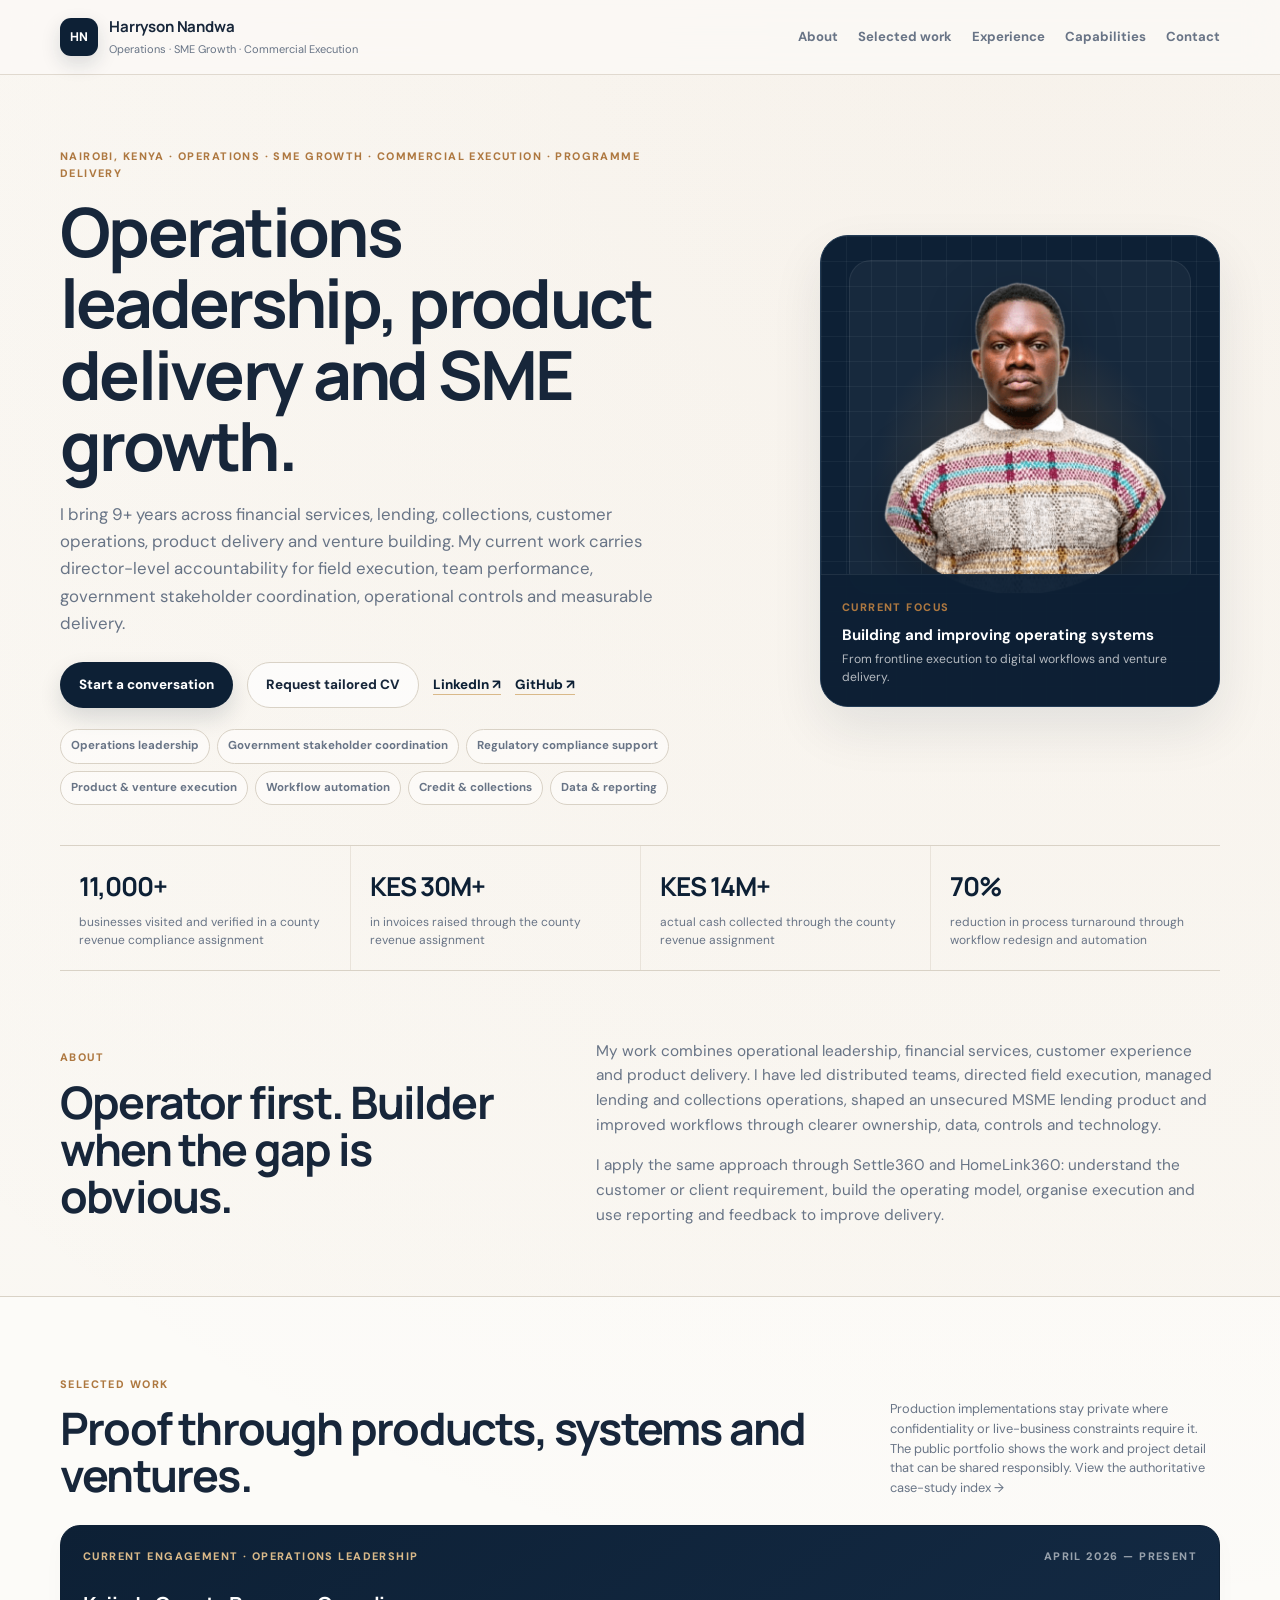
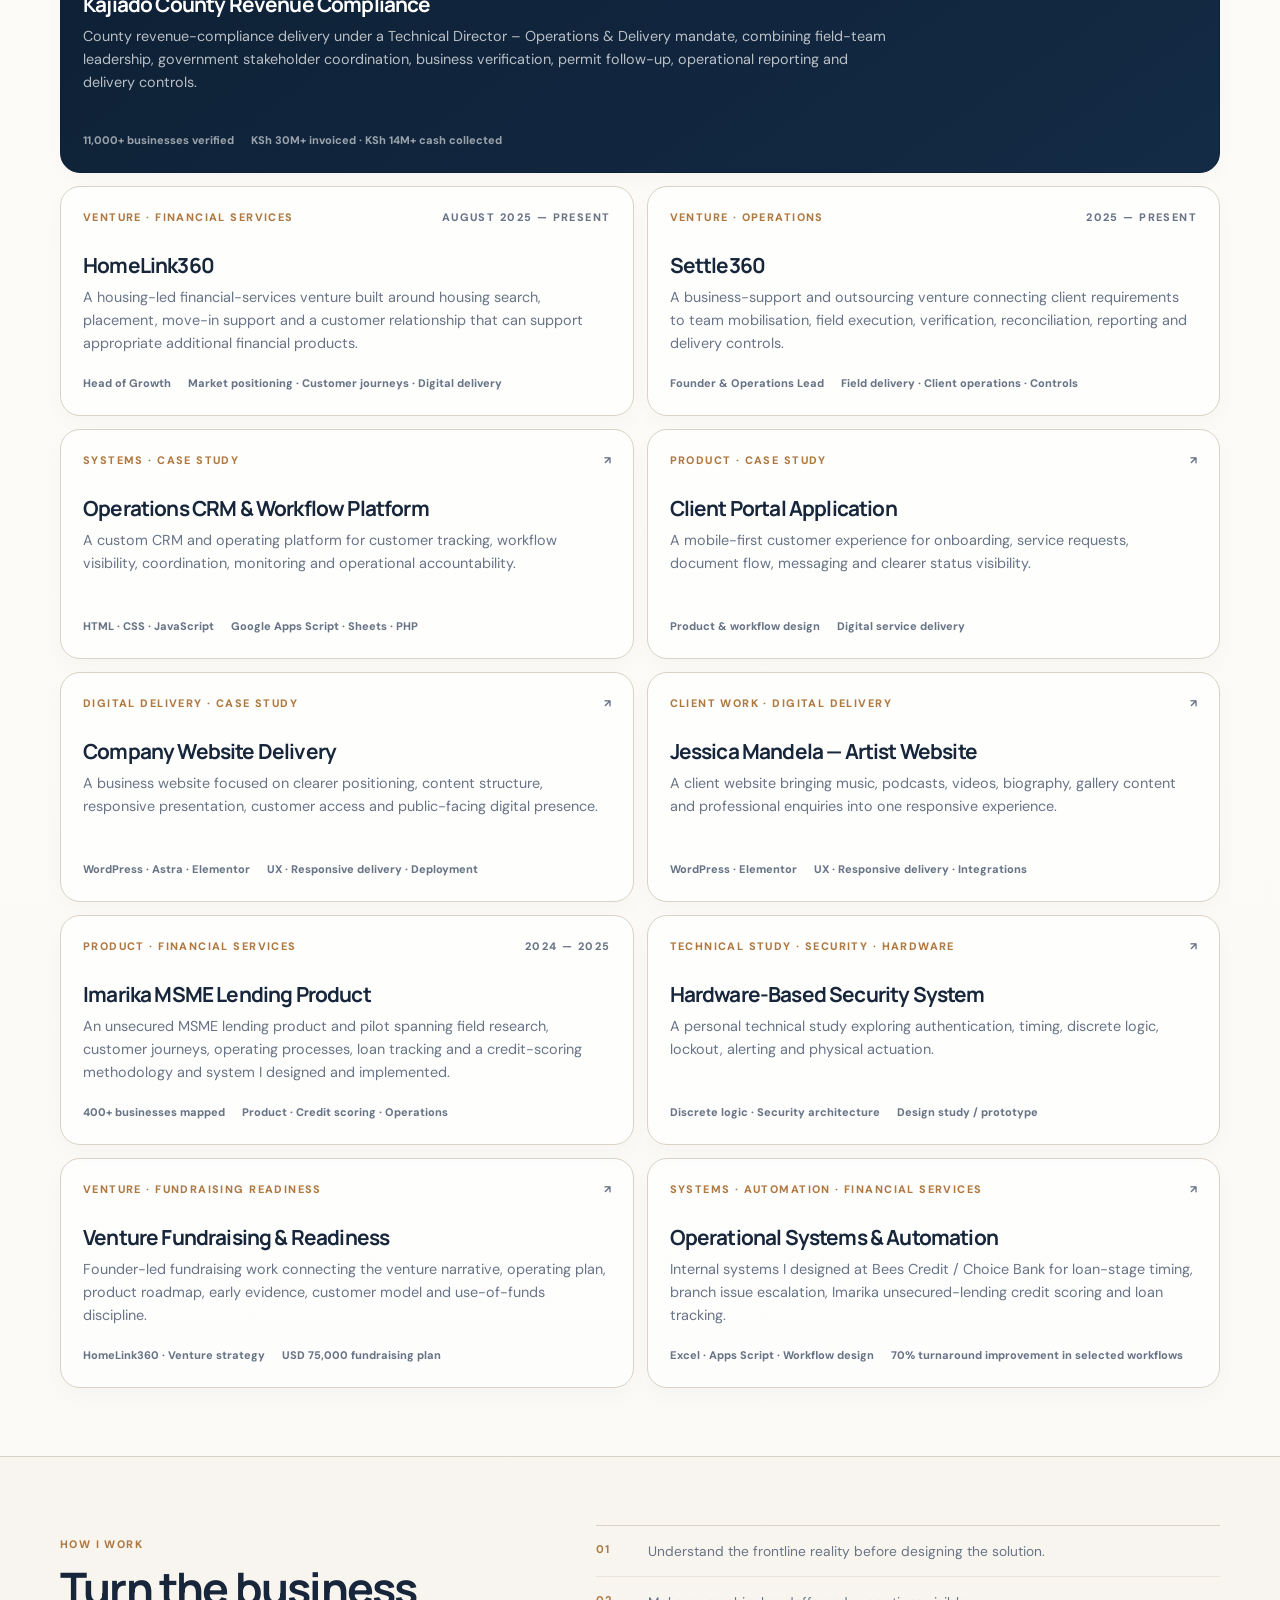
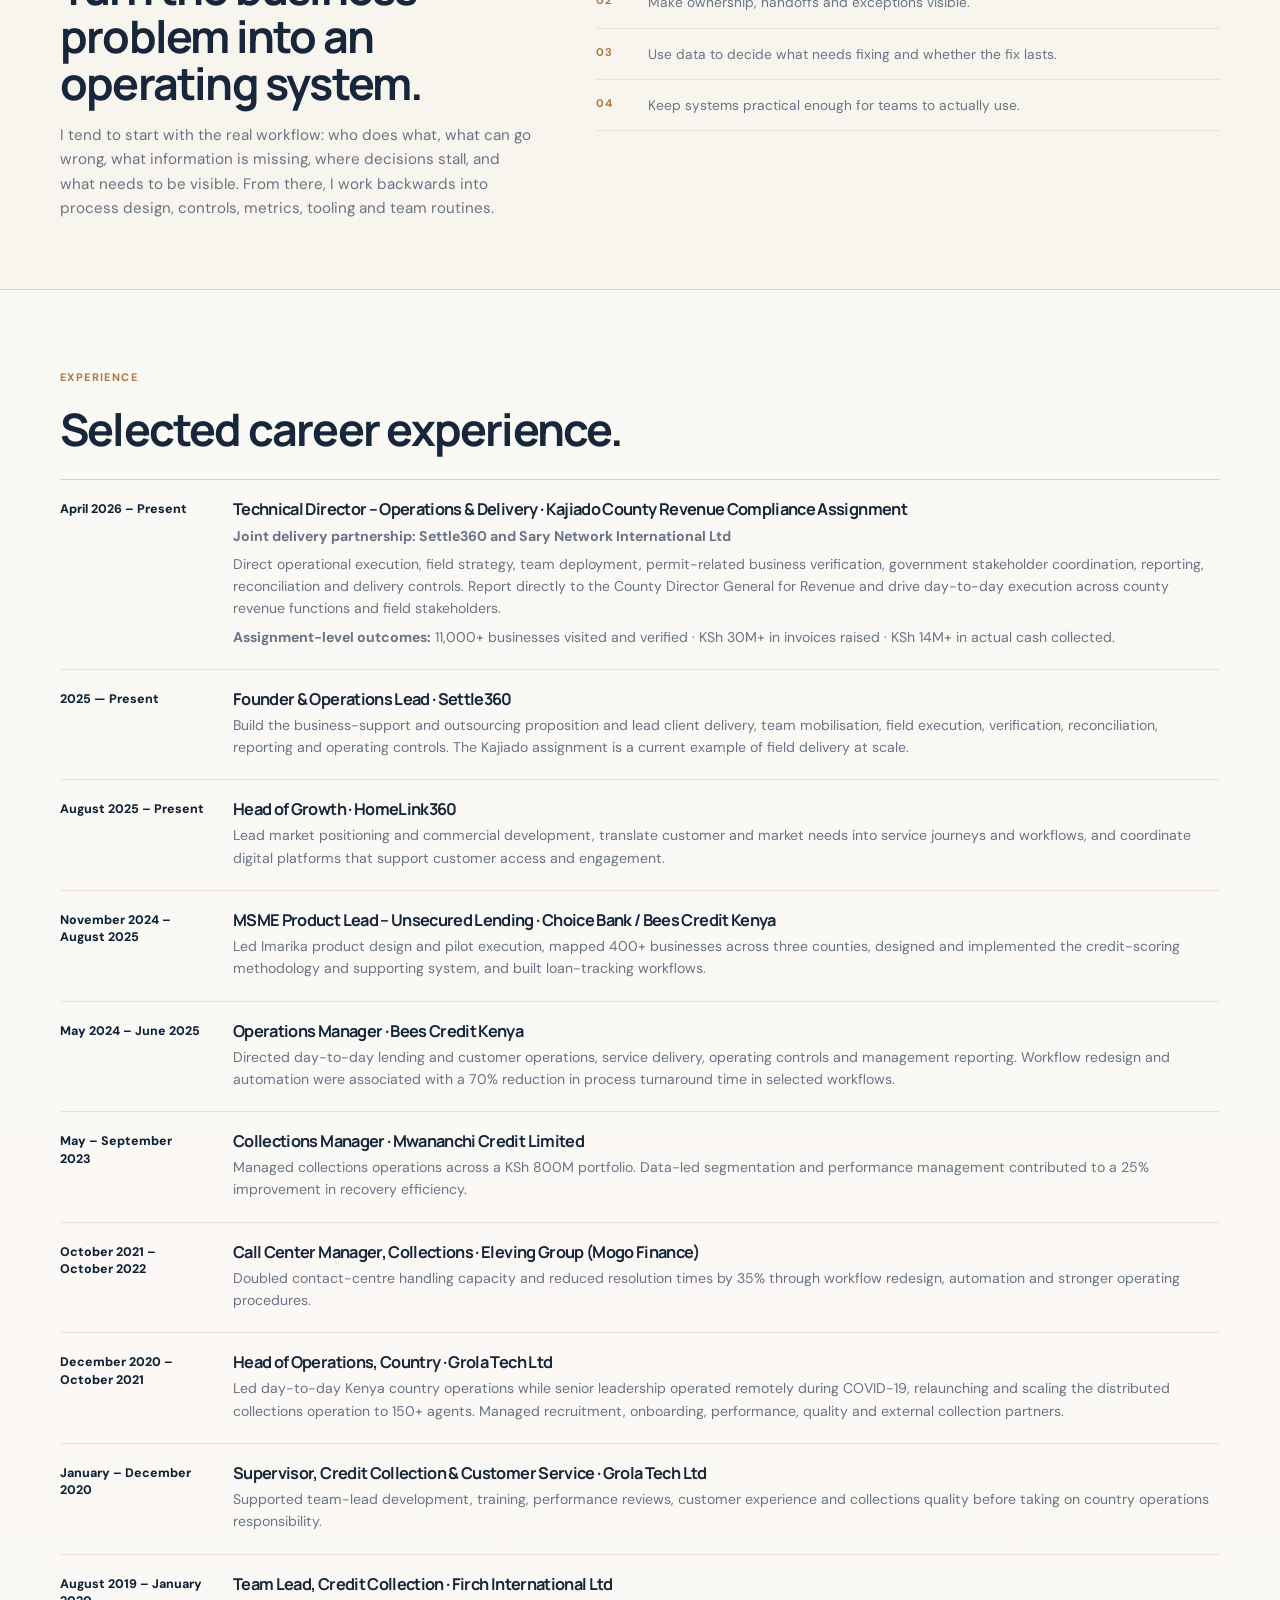
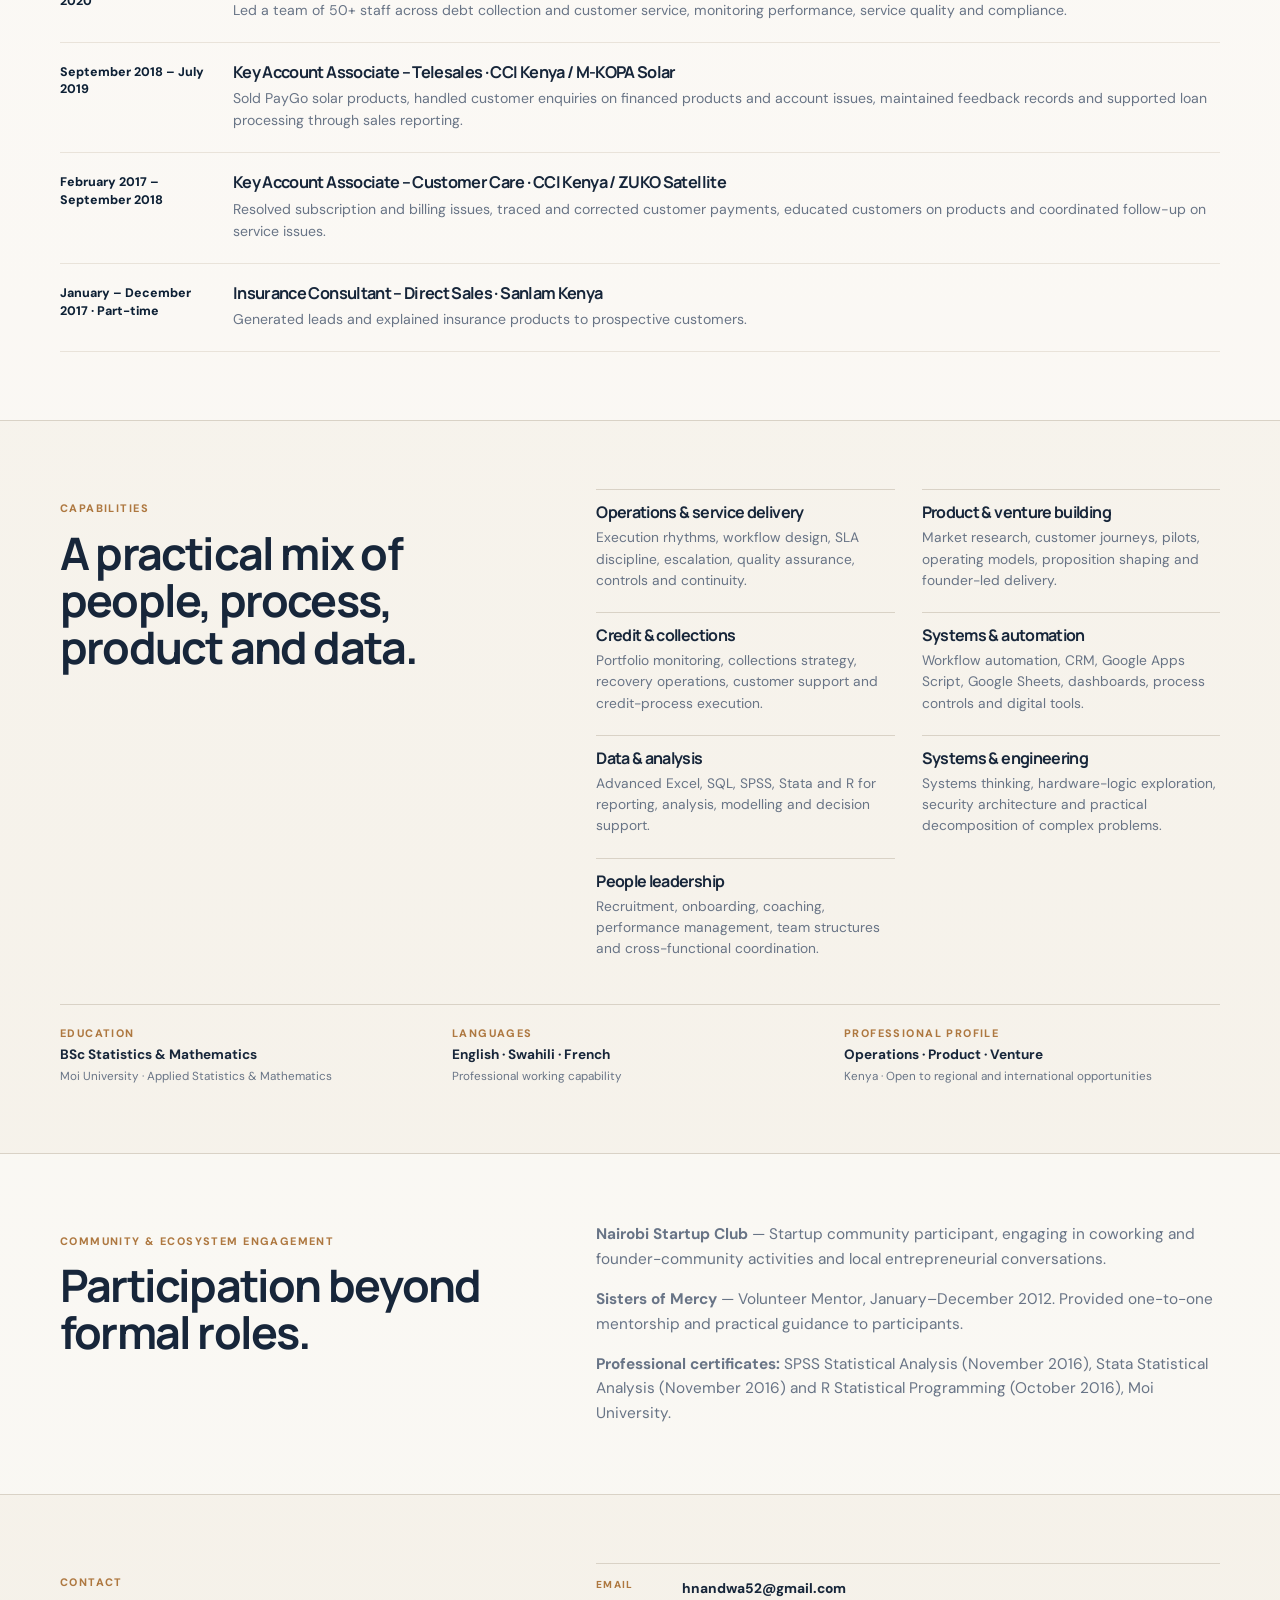
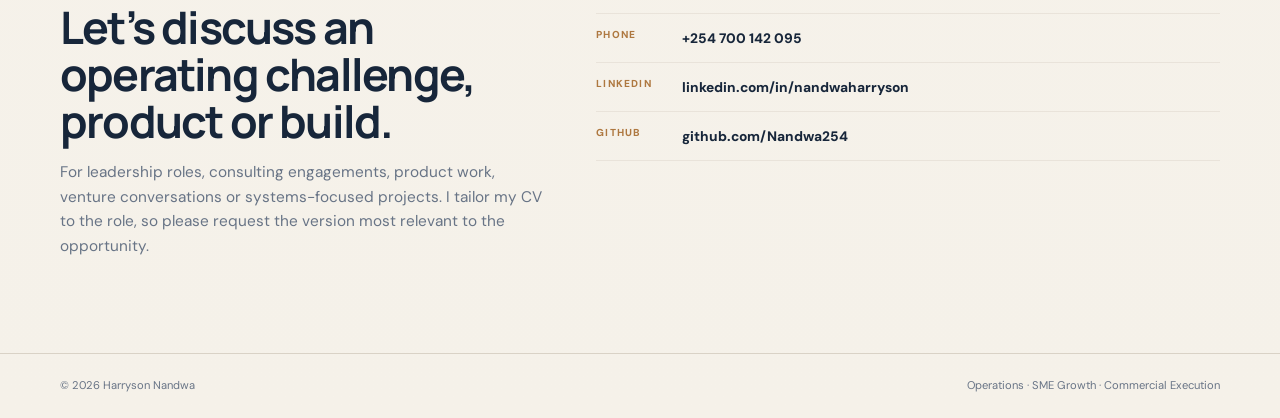
<file: index.html>
<!DOCTYPE html>
<html lang="en">
<head>
  <meta charset="UTF-8" />
  <meta name="viewport" content="width=device-width, initial-scale=1.0" />
  <title>Harryson Nandwa | Operations & Product | SME Growth & Commercial Execution</title>
  <meta name="description" content="Operations and product leader with 9+ years across financial services, SME growth, commercial execution and field programme delivery in Kenya." />
  <meta name="theme-color" content="#0f2238" />
  <meta property="og:title" content="Harryson Nandwa | Operations & Product | SME Growth & Commercial Execution" />
  <meta property="og:description" content="Operations leadership, SME growth, commercial execution and programme delivery across financial services, field operations and technology-enabled ventures." />
  <meta property="og:type" content="website" />
  <link rel="icon" href="favicon.svg" type="image/svg+xml" />
  <link rel="preconnect" href="https://fonts.googleapis.com" />
  <link rel="preconnect" href="https://fonts.gstatic.com" crossorigin />
  <link href="https://fonts.googleapis.com/css2?family=DM+Sans:wght@400;500;600;700&family=Manrope:wght@600;700;800&display=swap" rel="stylesheet" />
  <link rel="stylesheet" href="style.css" />
</head>
<body>
  <header class="site-header">
    <div class="container nav-wrap">
      <a class="brand" href="#top" aria-label="Harryson Nandwa home">
        <span class="brand-mark">HN</span>
        <span>
          <strong>Harryson Nandwa</strong>
          <small>Operations · SME Growth · Commercial Execution</small>
        </span>
      </a>
      <nav class="site-nav" aria-label="Primary navigation">
        <a href="#about">About</a>
        <a href="#work">Selected work</a>
        <a href="#experience">Experience</a>
        <a href="#capabilities">Capabilities</a>
        <a href="#contact">Contact</a>
      </nav>
    </div>
  </header>

  <main id="top">
    <section class="hero">
      <div class="container hero-grid">
        <div class="hero-content">
          <p class="eyebrow">NAIROBI, KENYA · OPERATIONS · SME GROWTH · COMMERCIAL EXECUTION · PROGRAMME DELIVERY</p>
          <h1>Operations leadership, product delivery and SME growth.</h1>
          <p class="hero-lead">
            I bring 9+ years across financial services, lending, collections, customer operations, product delivery and venture building.
            My current work carries director-level accountability for field execution, team performance, government stakeholder coordination,
            operational controls and measurable delivery.
          </p>
          <div class="hero-actions">
            <a class="btn btn-primary" href="mailto:hnandwa52@gmail.com">Start a conversation</a>
            <a class="btn btn-secondary" href="mailto:hnandwa52@gmail.com?subject=Request%20for%20CV">Request tailored CV</a>
            <a class="text-link" href="https://www.linkedin.com/in/nandwaharryson/" target="_blank" rel="noreferrer">LinkedIn ↗</a>
            <a class="text-link" href="https://github.com/Nandwa254/Nandwa254" target="_blank" rel="noreferrer">GitHub ↗</a>
          </div>
          <div class="hero-tags">
            <span>Operations leadership</span>
            <span>Government stakeholder coordination</span>
            <span>Regulatory compliance support</span>
            <span>Product & venture execution</span>
            <span>Workflow automation</span>
            <span>Credit & collections</span>
            <span>Data & reporting</span>
          </div>
        </div>

        <aside class="hero-visual">
          <div class="portrait-card">
            <div class="portrait-grid"></div>
            <div class="portrait-frame">
              <img src="profile-photo.png" alt="Portrait of Harryson Nandwa" />
            </div>
            <div class="portrait-caption">
              <span class="caption-label">Current focus</span>
              <strong>Building and improving operating systems</strong>
              <span>From frontline execution to digital workflows and venture delivery.</span>
            </div>
          </div>
        </aside>
      </div>
    </section>

    <section class="proof-strip" aria-label="Selected career evidence">
      <div class="container proof-grid">
        <article>
          <strong>11,000+</strong>
          <span>businesses visited and verified in a county revenue compliance assignment</span>
        </article>
        <article>
          <strong>KES 30M+</strong>
          <span>in invoices raised through the county revenue assignment</span>
        </article>
        <article>
          <strong>KES 14M+</strong>
          <span>actual cash collected through the county revenue assignment</span>
        </article>
        <article>
          <strong>70%</strong>
          <span>reduction in process turnaround through workflow redesign and automation</span>
        </article>
      </div>
    </section>

    <section id="about" class="section">
      <div class="container two-column">
        <div>
          <p class="section-label">About</p>
          <h2>Operator first. Builder when the gap is obvious.</h2>
        </div>
        <div class="prose">
          <p>
            My work combines operational leadership, financial services, customer experience and product delivery. I have led
            distributed teams, directed field execution, managed lending and collections operations, shaped an unsecured MSME
            lending product and improved workflows through clearer ownership, data, controls and technology.
          </p>
          <p>
            I apply the same approach through Settle360 and HomeLink360: understand the customer or client requirement, build
            the operating model, organise execution and use reporting and feedback to improve delivery.
          </p>
        </div>
      </div>
    </section>

    <section id="work" class="section section-alt">
      <div class="container">
        <div class="section-heading">
          <div>
            <p class="section-label">Selected work</p>
            <h2>Proof through products, systems and ventures.</h2>
          </div>
          <p class="section-note">Production implementations stay private where confidentiality or live-business constraints require it. The public portfolio shows the work and project detail that can be shared responsibly. <a href="https://github.com/Nandwa254/Nandwa254/blob/main/CASE_STUDY_INDEX.md" target="_blank" rel="noreferrer">View the authoritative case-study index →</a></p>
        </div>

        <div class="work-grid">          <a class="work-card featured" href="projects/kajiado-revenue-operations.html">
            <div class="work-top">
              <span class="work-type">CURRENT ENGAGEMENT · OPERATIONS LEADERSHIP</span>
              <span class="work-year">APRIL 2026 — PRESENT</span>
            </div>
            <h3>Kajiado County Revenue Compliance</h3>
            <p>
              County revenue-compliance delivery under a Technical Director – Operations & Delivery mandate, combining field-team leadership, government stakeholder coordination, business verification, permit follow-up, operational reporting and delivery controls.
            </p>
            <div class="work-meta">
              <span>11,000+ businesses verified</span>
              <span>KSh 30M+ invoiced · KSh 14M+ cash collected</span>
            </div>
          </a>


          <a class="work-card" href="projects/homelink360.html">
            <div class="work-top">
              <span class="work-type">VENTURE · FINANCIAL SERVICES</span>
              <span class="work-year">AUGUST 2025 — PRESENT</span>
            </div>
            <h3>HomeLink360</h3>
            <p>
              A housing-led financial-services venture built around housing search, placement, move-in support and a customer relationship that can support appropriate additional financial products.
            </p>
            <div class="work-meta">
              <span>Head of Growth</span>
              <span>Market positioning · Customer journeys · Digital delivery</span>
            </div>
          </a>

          <a class="work-card" href="projects/settle360.html">
            <div class="work-top">
              <span class="work-type">VENTURE · OPERATIONS</span>
              <span class="work-year">2025 — PRESENT</span>
            </div>
            <h3>Settle360</h3>
            <p>
              A business-support and outsourcing venture connecting client requirements to team mobilisation, field execution, verification, reconciliation, reporting and delivery controls.
            </p>
            <div class="work-meta">
              <span>Founder & Operations Lead</span>
              <span>Field delivery · Client operations · Controls</span>
            </div>
          </a>

          <a class="work-card" href="projects/operations-crm.html">
            <div class="work-top">
              <span class="work-type">SYSTEMS · CASE STUDY</span>
              <span class="external">↗</span>
            </div>
            <h3>Operations CRM & Workflow Platform</h3>
            <p>
              A custom CRM and operating platform for customer tracking, workflow visibility, coordination, monitoring and operational accountability.
            </p>
            <div class="work-meta">
              <span>HTML · CSS · JavaScript</span>
              <span>Google Apps Script · Sheets · PHP</span>
            </div>
          </a>

          <a class="work-card" href="projects/client-portal.html">
            <div class="work-top">
              <span class="work-type">PRODUCT · CASE STUDY</span>
              <span class="external">↗</span>
            </div>
            <h3>Client Portal Application</h3>
            <p>
              A mobile-first customer experience for onboarding, service requests, document flow, messaging and clearer status visibility.
            </p>
            <div class="work-meta">
              <span>Product & workflow design</span>
              <span>Digital service delivery</span>
            </div>
          </a>

          <a class="work-card" href="projects/company-website.html">
            <div class="work-top">
              <span class="work-type">DIGITAL DELIVERY · CASE STUDY</span>
              <span class="external">↗</span>
            </div>
            <h3>Company Website Delivery</h3>
            <p>
              A business website focused on clearer positioning, content structure, responsive presentation, customer access and public-facing digital presence.
            </p>
            <div class="work-meta">
              <span>WordPress · Astra · Elementor</span>
              <span>UX · Responsive delivery · Deployment</span>
            </div>
          </a>

          <a class="work-card" href="projects/jessica-mandela.html">
            <div class="work-top">
              <span class="work-type">CLIENT WORK · DIGITAL DELIVERY</span>
              <span class="external">↗</span>
            </div>
            <h3>Jessica Mandela — Artist Website</h3>
            <p>
              A client website bringing music, podcasts, videos, biography, gallery content and professional enquiries into one responsive experience.
            </p>
            <div class="work-meta">
              <span>WordPress · Elementor</span>
              <span>UX · Responsive delivery · Integrations</span>
            </div>
          </a>

          <a class="work-card" href="projects/imarika.html">
            <div class="work-top">
              <span class="work-type">PRODUCT · FINANCIAL SERVICES</span>
              <span class="work-year">2024 — 2025</span>
            </div>
            <h3>Imarika MSME Lending Product</h3>
            <p>
              An unsecured MSME lending product and pilot spanning field research, customer journeys, operating processes, loan tracking and a credit-scoring methodology and system I designed and implemented.
            </p>
            <div class="work-meta">
              <span>400+ businesses mapped</span>
              <span>Product · Credit scoring · Operations</span>
            </div>
          </a>

          <a class="work-card" href="projects/hardware-security.html">
            <div class="work-top">
              <span class="work-type">TECHNICAL STUDY · SECURITY · HARDWARE</span>
              <span class="external">↗</span>
            </div>
            <h3>Hardware-Based Security System</h3>
            <p>
              A personal technical study exploring authentication, timing, discrete logic, lockout, alerting and physical actuation.
            </p>
            <div class="work-meta">
              <span>Discrete logic · Security architecture</span>
              <span>Design study / prototype</span>
            </div>
          </a>

          <a class="work-card" href="projects/fundraising.html">
            <div class="work-top">
              <span class="work-type">VENTURE · FUNDRAISING READINESS</span>
              <span class="external">↗</span>
            </div>
            <h3>Venture Fundraising & Readiness</h3>
            <p>
              Founder-led fundraising work connecting the venture narrative, operating plan, product roadmap, early evidence, customer model and use-of-funds discipline.
            </p>
            <div class="work-meta">
              <span>HomeLink360 · Venture strategy</span>
              <span>USD 75,000 fundraising plan</span>
            </div>
          </a>

          <a class="work-card" href="projects/bees-operational-systems.html">
            <div class="work-top">
              <span class="work-type">SYSTEMS · AUTOMATION · FINANCIAL SERVICES</span>
              <span class="external">↗</span>
            </div>
            <h3>Operational Systems & Automation</h3>
            <p>
              Internal systems I designed at Bees Credit / Choice Bank for loan-stage timing, branch issue escalation,
              Imarika unsecured-lending credit scoring and loan tracking.
            </p>
            <div class="work-meta">
              <span>Excel · Apps Script · Workflow design</span>
              <span>70% turnaround improvement in selected workflows</span>
            </div>
          </a>
        </div>
      </div>
    </section>

    <section class="section">
      <div class="container split-callout">
        <div class="callout-main">
          <p class="section-label">How I work</p>
          <h2>Turn the business problem into an operating system.</h2>
          <p>
            I tend to start with the real workflow: who does what, what can go wrong, what information is missing,
            where decisions stall, and what needs to be visible. From there, I work backwards into process design,
            controls, metrics, tooling and team routines.
          </p>
        </div>
        <div class="principles">
          <div><strong>01</strong><span>Understand the frontline reality before designing the solution.</span></div>
          <div><strong>02</strong><span>Make ownership, handoffs and exceptions visible.</span></div>
          <div><strong>03</strong><span>Use data to decide what needs fixing and whether the fix lasts.</span></div>
          <div><strong>04</strong><span>Keep systems practical enough for teams to actually use.</span></div>
        </div>
      </div>
    </section>

    <section id="experience" class="section section-alt">
      <div class="container">
        <div class="section-heading section-heading-stack">
          <p class="section-label">Experience</p>
          <h2>Selected career experience.</h2>
        </div>

        <div class="timeline">
          <article class="timeline-row">
            <div class="timeline-date">April 2026 – Present</div>
            <div>
              <h3>Technical Director – Operations & Delivery · Kajiado County Revenue Compliance Assignment</h3>
              <p><strong>Joint delivery partnership: Settle360 and Sary Network International Ltd</strong></p>
              <p>Direct operational execution, field strategy, team deployment, permit-related business verification, government stakeholder coordination, reporting, reconciliation and delivery controls. Report directly to the County Director General for Revenue and drive day-to-day execution across county revenue functions and field stakeholders.</p>
              <p><strong>Assignment-level outcomes:</strong> 11,000+ businesses visited and verified · KSh 30M+ in invoices raised · KSh 14M+ in actual cash collected.</p>
            </div>
          </article>

          <article class="timeline-row">
            <div class="timeline-date">2025 — Present</div>
            <div>
              <h3>Founder & Operations Lead · Settle360</h3>
              <p>Build the business-support and outsourcing proposition and lead client delivery, team mobilisation, field execution, verification, reconciliation, reporting and operating controls. The Kajiado assignment is a current example of field delivery at scale.</p>
            </div>
          </article>

          <article class="timeline-row">
            <div class="timeline-date">August 2025 – Present</div>
            <div>
              <h3>Head of Growth · HomeLink360</h3>
              <p>Lead market positioning and commercial development, translate customer and market needs into service journeys and workflows, and coordinate digital platforms that support customer access and engagement.</p>
            </div>
          </article>

          <article class="timeline-row">
            <div class="timeline-date">November 2024 – August 2025</div>
            <div>
              <h3>MSME Product Lead – Unsecured Lending · Choice Bank / Bees Credit Kenya</h3>
              <p>Led Imarika product design and pilot execution, mapped 400+ businesses across three counties, designed and implemented the credit-scoring methodology and supporting system, and built loan-tracking workflows.</p>
            </div>
          </article>

          <article class="timeline-row">
            <div class="timeline-date">May 2024 – June 2025</div>
            <div>
              <h3>Operations Manager · Bees Credit Kenya</h3>
              <p>Directed day-to-day lending and customer operations, service delivery, operating controls and management reporting. Workflow redesign and automation were associated with a 70% reduction in process turnaround time in selected workflows.</p>
            </div>
          </article>

          <article class="timeline-row">
            <div class="timeline-date">May – September 2023</div>
            <div>
              <h3>Collections Manager · Mwananchi Credit Limited</h3>
              <p>Managed collections operations across a KSh 800M portfolio. Data-led segmentation and performance management contributed to a 25% improvement in recovery efficiency.</p>
            </div>
          </article>

          <article class="timeline-row">
            <div class="timeline-date">October 2021 – October 2022</div>
            <div>
              <h3>Call Center Manager, Collections · Eleving Group (Mogo Finance)</h3>
              <p>Doubled contact-centre handling capacity and reduced resolution times by 35% through workflow redesign, automation and stronger operating procedures.</p>
            </div>
          </article>

          <article class="timeline-row">
            <div class="timeline-date">December 2020 – October 2021</div>
            <div>
              <h3>Head of Operations, Country · Grola Tech Ltd</h3>
              <p>Led day-to-day Kenya country operations while senior leadership operated remotely during COVID-19, relaunching and scaling the distributed collections operation to 150+ agents. Managed recruitment, onboarding, performance, quality and external collection partners.</p>
            </div>
          </article>

          <article class="timeline-row">
            <div class="timeline-date">January – December 2020</div>
            <div>
              <h3>Supervisor, Credit Collection & Customer Service · Grola Tech Ltd</h3>
              <p>Supported team-lead development, training, performance reviews, customer experience and collections quality before taking on country operations responsibility.</p>
            </div>
          </article>

          <article class="timeline-row">
            <div class="timeline-date">August 2019 – January 2020</div>
            <div>
              <h3>Team Lead, Credit Collection · Firch International Ltd</h3>
              <p>Led a team of 50+ staff across debt collection and customer service, monitoring performance, service quality and compliance.</p>
            </div>
          </article>

          <article class="timeline-row">
            <div class="timeline-date">September 2018 – July 2019</div>
            <div>
              <h3>Key Account Associate – Telesales · CCI Kenya / M-KOPA Solar</h3>
              <p>Sold PayGo solar products, handled customer enquiries on financed products and account issues, maintained feedback records and supported loan processing through sales reporting.</p>
            </div>
          </article>

          <article class="timeline-row">
            <div class="timeline-date">February 2017 – September 2018</div>
            <div>
              <h3>Key Account Associate – Customer Care · CCI Kenya / ZUKO Satellite</h3>
              <p>Resolved subscription and billing issues, traced and corrected customer payments, educated customers on products and coordinated follow-up on service issues.</p>
            </div>
          </article>

          <article class="timeline-row">
            <div class="timeline-date">January – December 2017 · Part-time</div>
            <div>
              <h3>Insurance Consultant – Direct Sales · Sanlam Kenya</h3>
              <p>Generated leads and explained insurance products to prospective customers.</p>
            </div>
          </article>
        </div>
      </div>
    </section>

    <section id="capabilities" class="section">
      <div class="container capabilities-layout">
        <div>
          <p class="section-label">Capabilities</p>
          <h2>A practical mix of people, process, product and data.</h2>
        </div>
        <div class="capabilities-grid">
          <div>
            <h3>Operations & service delivery</h3>
            <p>Execution rhythms, workflow design, SLA discipline, escalation, quality assurance, controls and continuity.</p>
          </div>
          <div>
            <h3>Product & venture building</h3>
            <p>Market research, customer journeys, pilots, operating models, proposition shaping and founder-led delivery.</p>
          </div>
          <div>
            <h3>Credit & collections</h3>
            <p>Portfolio monitoring, collections strategy, recovery operations, customer support and credit-process execution.</p>
          </div>
          <div>
            <h3>Systems & automation</h3>
            <p>Workflow automation, CRM, Google Apps Script, Google Sheets, dashboards, process controls and digital tools.</p>
          </div>
          <div>
            <h3>Data & analysis</h3>
            <p>Advanced Excel, SQL, SPSS, Stata and R for reporting, analysis, modelling and decision support.</p>
          </div>
          <div>
            <h3>Systems & engineering</h3>
            <p>Systems thinking, hardware-logic exploration, security architecture and practical decomposition of complex problems.</p>
          </div>
          <div>
            <h3>People leadership</h3>
            <p>Recruitment, onboarding, coaching, performance management, team structures and cross-functional coordination.</p>
          </div>
        </div>
      </div>

      <div class="container education-row">
        <div>
          <span class="mini-label">Education</span>
          <strong>BSc Statistics & Mathematics</strong>
          <span>Moi University · Applied Statistics & Mathematics</span>
        </div>
        <div>
          <span class="mini-label">Languages</span>
          <strong>English · Swahili · French</strong>
          <span>Professional working capability</span>
        </div>
        <div>
          <span class="mini-label">Professional profile</span>
          <strong>Operations · Product · Venture</strong>
          <span>Kenya · Open to regional and international opportunities</span>
        </div>
      </div>
    </section>

    <section class="section section-alt">
      <div class="container two-column">
        <div>
          <p class="section-label">Community & ecosystem engagement</p>
          <h2>Participation beyond formal roles.</h2>
        </div>
        <div class="prose">
          <p><strong>Nairobi Startup Club</strong> — Startup community participant, engaging in coworking and founder-community activities and local entrepreneurial conversations.</p>
          <p><strong>Sisters of Mercy</strong> — Volunteer Mentor, January–December 2012. Provided one-to-one mentorship and practical guidance to participants.</p>
          <p><strong>Professional certificates:</strong> SPSS Statistical Analysis (November 2016), Stata Statistical Analysis (November 2016) and R Statistical Programming (October 2016), Moi University.</p>
        </div>
      </div>
    </section>

    <section id="contact" class="section contact-section">
      <div class="container contact-grid">
        <div>
          <p class="section-label">Contact</p>
          <h2>Let’s discuss an operating challenge, product or build.</h2>
          <p class="prose contact-copy">For leadership roles, consulting engagements, product work, venture conversations or systems-focused projects. I tailor my CV to the role, so please request the version most relevant to the opportunity.</p>
        </div>
        <div class="contact-links">
          <a href="mailto:hnandwa52@gmail.com"><span>Email</span>hnandwa52@gmail.com</a>
          <a href="tel:+254700142095"><span>Phone</span>+254 700 142 095</a>
          <a href="https://www.linkedin.com/in/nandwaharryson/" target="_blank" rel="noreferrer"><span>LinkedIn</span>linkedin.com/in/nandwaharryson</a>
          <a href="https://github.com/Nandwa254" target="_blank" rel="noreferrer"><span>GitHub</span>github.com/Nandwa254</a>
        </div>
      </div>
    </section>
  </main>

  <footer class="site-footer">
    <div class="container footer-wrap">
      <span>© <span id="year"></span> Harryson Nandwa</span>
      <span>Operations · SME Growth · Commercial Execution</span>
    </div>
  </footer>

  <script>
    document.getElementById("year").textContent = new Date().getFullYear();
  </script>
</body>
</html>
</file>
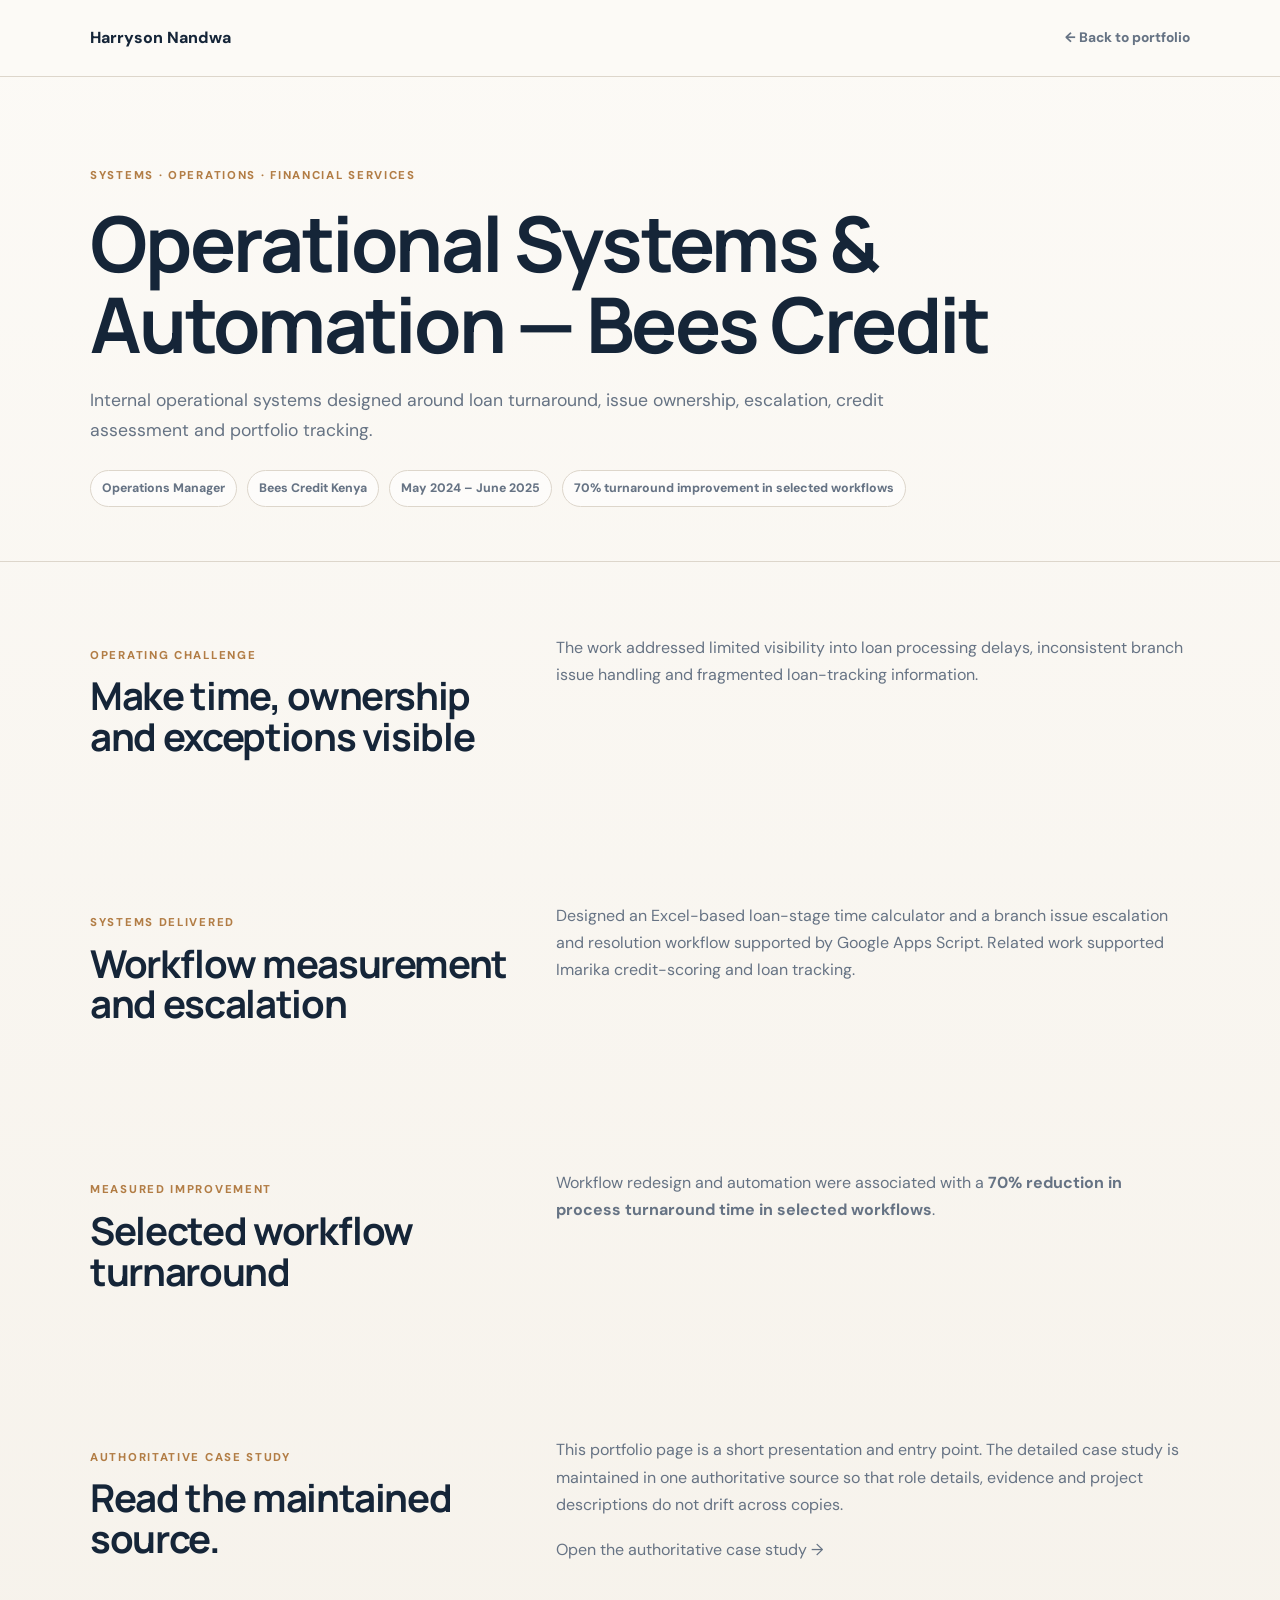
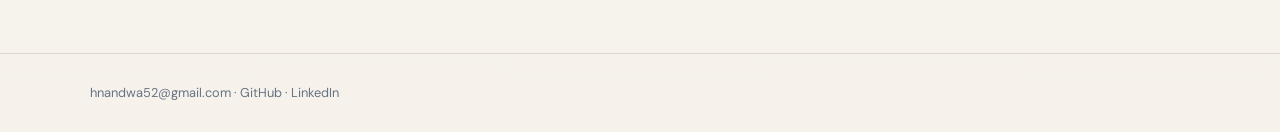
<file: projects/bees-operational-systems.html>
<!DOCTYPE html>
<html lang="en"><head><meta charset="UTF-8"><meta name="viewport" content="width=device-width, initial-scale=1.0"><title>Operational Systems & Automation — Bees Credit | Harryson Nandwa</title><meta name="description" content="Operational systems designed around loan turnaround measurement, branch issue escalation, workflow automation, credit-scoring support and loan tracking."><meta property="og:title" content="Operational Systems & Automation — Bees Credit | Harryson Nandwa"><meta property="og:description" content="Operational systems designed around loan turnaround measurement, branch issue escalation, workflow automation, credit-scoring support and loan tracking."><meta property="og:type" content="article"><link rel="canonical" href="https://github.com/Nandwa254/Nandwa254/blob/main/projects/bees-operational-systems.md"><link rel="icon" href="../favicon.svg" type="image/svg+xml"><link rel="preconnect" href="https://fonts.googleapis.com"><link rel="preconnect" href="https://fonts.gstatic.com" crossorigin><link href="https://fonts.googleapis.com/css2?family=DM+Sans:wght@400;500;600;700;800&family=Manrope:wght@600;700;800&display=swap" rel="stylesheet"><link rel="stylesheet" href="../project.css"></head><body><header class="top"><div class="container bar"><a class="brand" href="../index.html">Harryson Nandwa</a><a class="back" href="../index.html#work">← Back to portfolio</a></div></header><main><section class="hero"><div class="container"><p class="eyebrow">SYSTEMS · OPERATIONS · FINANCIAL SERVICES</p><h1>Operational Systems & Automation — Bees Credit</h1><p class="lead">Internal operational systems designed around loan turnaround, issue ownership, escalation, credit assessment and portfolio tracking.</p><div class="meta"><span>Operations Manager</span><span>Bees Credit Kenya</span><span>May 2024 – June 2025</span><span>70% turnaround improvement in selected workflows</span></div></div></section><section class="section"><div class="container grid2"><div><p class="label">Operating challenge</p><h2>Make time, ownership and exceptions visible</h2></div><div class="prose"><p>The work addressed limited visibility into loan processing delays, inconsistent branch issue handling and fragmented loan-tracking information.</p></div></div></section>
<section class="section"><div class="container grid2"><div><p class="label">Systems delivered</p><h2>Workflow measurement and escalation</h2></div><div class="prose"><p>Designed an Excel-based loan-stage time calculator and a branch issue escalation and resolution workflow supported by Google Apps Script. Related work supported Imarika credit-scoring and loan tracking.</p></div></div></section>
<section class="section"><div class="container grid2"><div><p class="label">Measured improvement</p><h2>Selected workflow turnaround</h2></div><div class="prose"><p>Workflow redesign and automation were associated with a <strong>70% reduction in process turnaround time in selected workflows</strong>.</p></div></div></section><section class="section section-alt"><div class="container grid2"><div><p class="label">Authoritative case study</p><h2>Read the maintained source.</h2></div><div class="prose"><p>This portfolio page is a short presentation and entry point. The detailed case study is maintained in one authoritative source so that role details, evidence and project descriptions do not drift across copies.</p><p><a href="https://github.com/Nandwa254/Nandwa254/blob/main/projects/bees-operational-systems.md" target="_blank" rel="noreferrer">Open the authoritative case study →</a></p></div></div></section></main><footer class="footer"><div class="container"><a href="mailto:hnandwa52@gmail.com">hnandwa52@gmail.com</a> · <a href="https://github.com/Nandwa254" target="_blank" rel="noreferrer">GitHub</a> · <a href="https://www.linkedin.com/in/nandwaharryson/" target="_blank" rel="noreferrer">LinkedIn</a></div></footer></body></html>
</file>
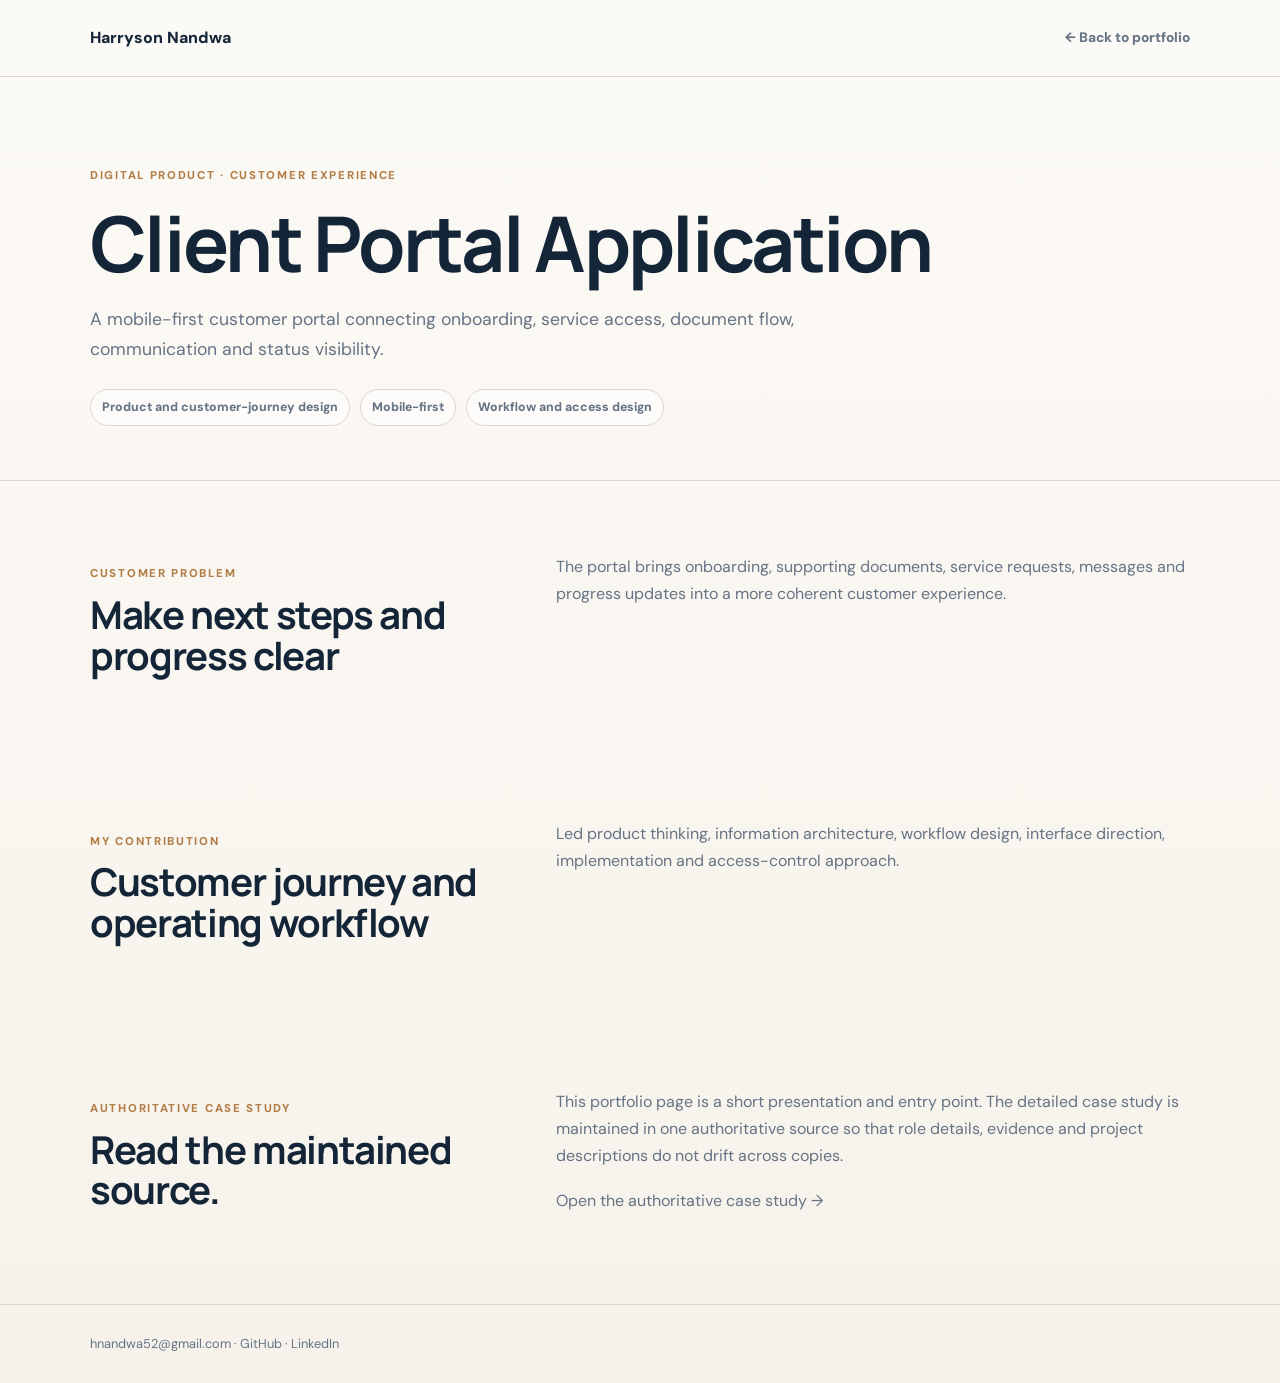
<file: projects/client-portal.html>
<!DOCTYPE html>
<html lang="en"><head><meta charset="UTF-8"><meta name="viewport" content="width=device-width, initial-scale=1.0"><title>Client Portal Application | Harryson Nandwa</title><meta name="description" content="Mobile-first customer portal designed to structure onboarding, service requests, document submission, messaging and progress visibility."><meta property="og:title" content="Client Portal Application | Harryson Nandwa"><meta property="og:description" content="Mobile-first customer portal designed to structure onboarding, service requests, document submission, messaging and progress visibility."><meta property="og:type" content="article"><link rel="canonical" href="https://github.com/Nandwa254/client-portal-app-case-study/blob/main/docs/CASE_STUDY.md"><link rel="icon" href="../favicon.svg" type="image/svg+xml"><link rel="preconnect" href="https://fonts.googleapis.com"><link rel="preconnect" href="https://fonts.gstatic.com" crossorigin><link href="https://fonts.googleapis.com/css2?family=DM+Sans:wght@400;500;600;700;800&family=Manrope:wght@600;700;800&display=swap" rel="stylesheet"><link rel="stylesheet" href="../project.css"></head><body><header class="top"><div class="container bar"><a class="brand" href="../index.html">Harryson Nandwa</a><a class="back" href="../index.html#work">← Back to portfolio</a></div></header><main><section class="hero"><div class="container"><p class="eyebrow">DIGITAL PRODUCT · CUSTOMER EXPERIENCE</p><h1>Client Portal Application</h1><p class="lead">A mobile-first customer portal connecting onboarding, service access, document flow, communication and status visibility.</p><div class="meta"><span>Product and customer-journey design</span><span>Mobile-first</span><span>Workflow and access design</span></div></div></section><section class="section"><div class="container grid2"><div><p class="label">Customer problem</p><h2>Make next steps and progress clear</h2></div><div class="prose"><p>The portal brings onboarding, supporting documents, service requests, messages and progress updates into a more coherent customer experience.</p></div></div></section>
<section class="section"><div class="container grid2"><div><p class="label">My contribution</p><h2>Customer journey and operating workflow</h2></div><div class="prose"><p>Led product thinking, information architecture, workflow design, interface direction, implementation and access-control approach.</p></div></div></section><section class="section section-alt"><div class="container grid2"><div><p class="label">Authoritative case study</p><h2>Read the maintained source.</h2></div><div class="prose"><p>This portfolio page is a short presentation and entry point. The detailed case study is maintained in one authoritative source so that role details, evidence and project descriptions do not drift across copies.</p><p><a href="https://github.com/Nandwa254/client-portal-app-case-study/blob/main/docs/CASE_STUDY.md" target="_blank" rel="noreferrer">Open the authoritative case study →</a></p></div></div></section></main><footer class="footer"><div class="container"><a href="mailto:hnandwa52@gmail.com">hnandwa52@gmail.com</a> · <a href="https://github.com/Nandwa254" target="_blank" rel="noreferrer">GitHub</a> · <a href="https://www.linkedin.com/in/nandwaharryson/" target="_blank" rel="noreferrer">LinkedIn</a></div></footer></body></html>
</file>
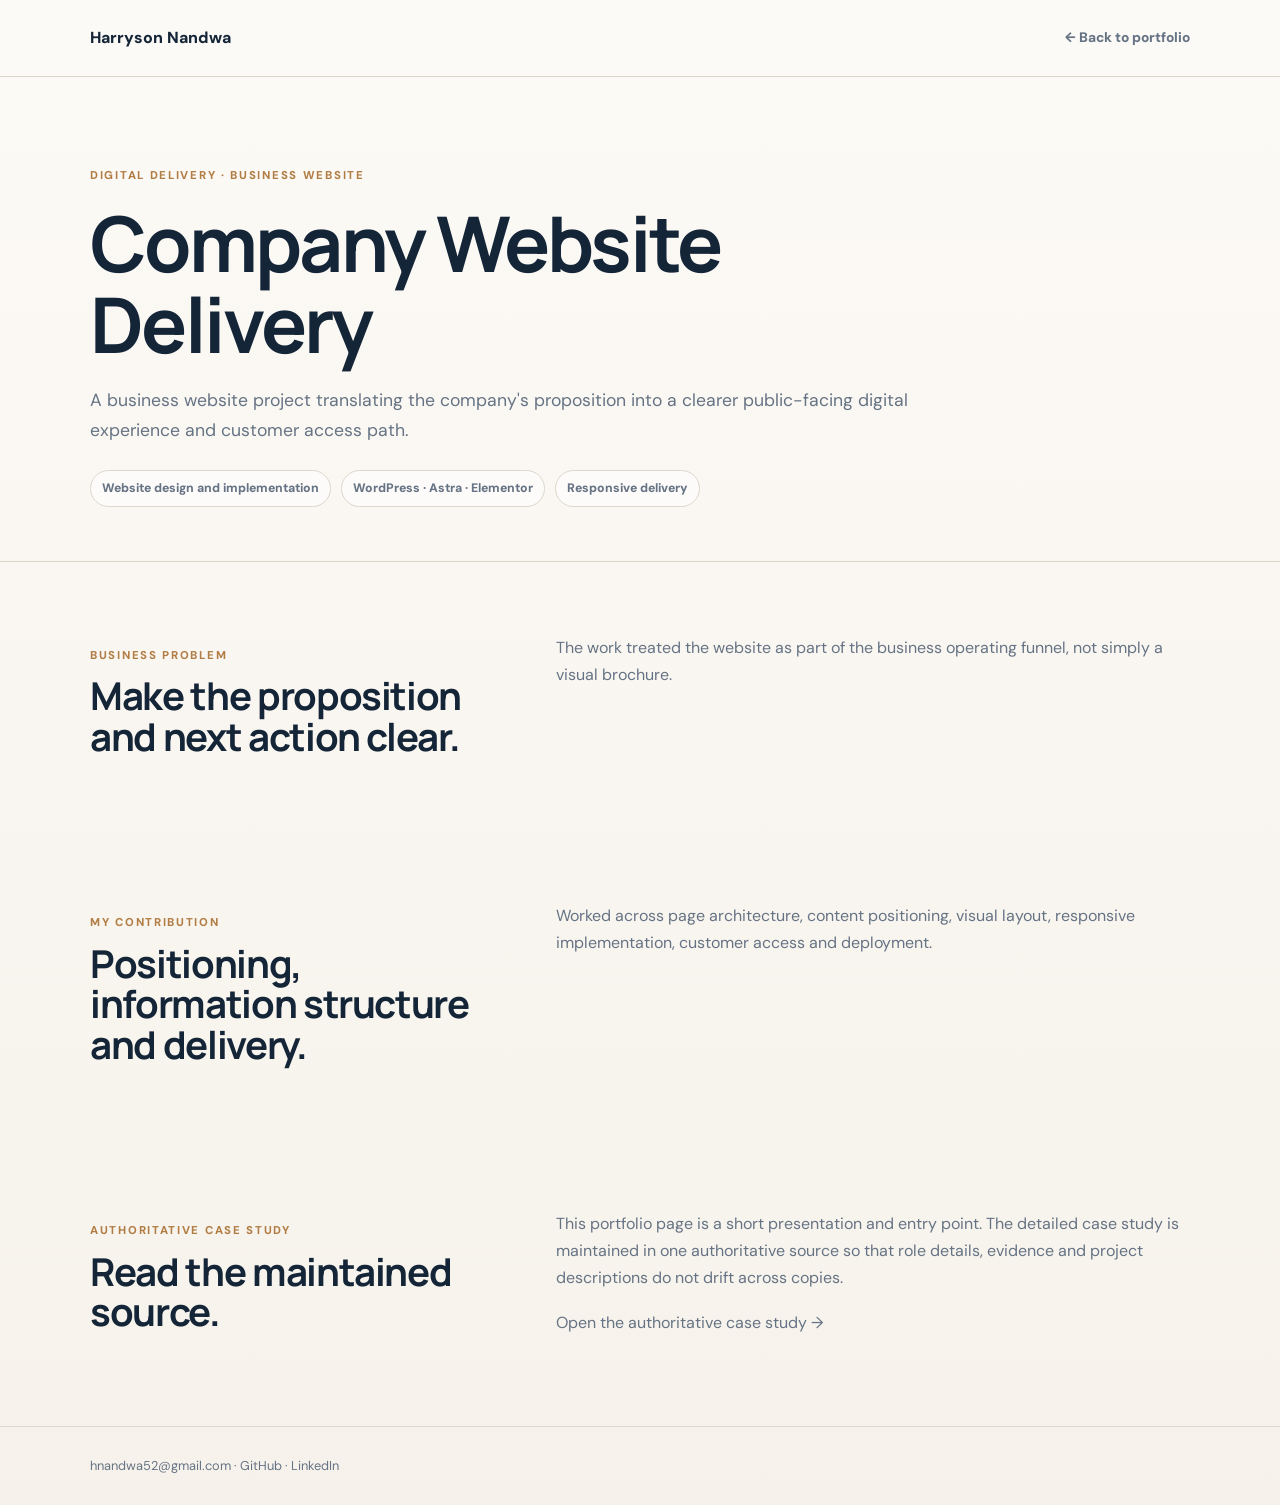
<file: projects/company-website.html>
<!DOCTYPE html><html lang="en"><head><meta charset="UTF-8"><meta name="viewport" content="width=device-width, initial-scale=1.0"><title>Company Website Delivery | Harryson Nandwa</title><meta name="description" content="Business website delivery focused on clearer positioning, information architecture, responsive presentation and customer access."><meta property="og:title" content="Company Website Delivery | Harryson Nandwa"><meta property="og:description" content="Business website delivery focused on clearer positioning, information architecture, responsive presentation and customer access."><meta property="og:type" content="article"><link rel="canonical" href="https://github.com/Nandwa254/company-website-case-study/blob/main/docs/CASE_STUDY.md"><link rel="icon" href="../favicon.svg" type="image/svg+xml"><link rel="preconnect" href="https://fonts.googleapis.com"><link rel="preconnect" href="https://fonts.gstatic.com" crossorigin><link href="https://fonts.googleapis.com/css2?family=DM+Sans:wght@400;500;600;700;800&family=Manrope:wght@600;700;800&display=swap" rel="stylesheet"><link rel="stylesheet" href="../project.css"></head><body><header class="top"><div class="container bar"><a class="brand" href="../index.html">Harryson Nandwa</a><a class="back" href="../index.html#work">← Back to portfolio</a></div></header><main><section class="hero"><div class="container"><p class="eyebrow">DIGITAL DELIVERY · BUSINESS WEBSITE</p><h1>Company Website Delivery</h1><p class="lead">A business website project translating the company's proposition into a clearer public-facing digital experience and customer access path.</p><div class="meta"><span>Website design and implementation</span><span>WordPress · Astra · Elementor</span><span>Responsive delivery</span></div></div></section><section class="section"><div class="container grid2"><div><p class="label">Business problem</p><h2>Make the proposition and next action clear.</h2></div><div class="prose"><p>The work treated the website as part of the business operating funnel, not simply a visual brochure.</p></div></div></section><section class="section"><div class="container grid2"><div><p class="label">My contribution</p><h2>Positioning, information structure and delivery.</h2></div><div class="prose"><p>Worked across page architecture, content positioning, visual layout, responsive implementation, customer access and deployment.</p></div></div></section><section class="section section-alt"><div class="container grid2"><div><p class="label">Authoritative case study</p><h2>Read the maintained source.</h2></div><div class="prose"><p>This portfolio page is a short presentation and entry point. The detailed case study is maintained in one authoritative source so that role details, evidence and project descriptions do not drift across copies.</p><p><a href="https://github.com/Nandwa254/company-website-case-study/blob/main/docs/CASE_STUDY.md" target="_blank" rel="noreferrer">Open the authoritative case study →</a></p></div></div></section></main><footer class="footer"><div class="container"><a href="mailto:hnandwa52@gmail.com">hnandwa52@gmail.com</a> · <a href="https://github.com/Nandwa254" target="_blank" rel="noreferrer">GitHub</a> · <a href="https://www.linkedin.com/in/nandwaharryson/" target="_blank" rel="noreferrer">LinkedIn</a></div></footer></body></html>
</file>
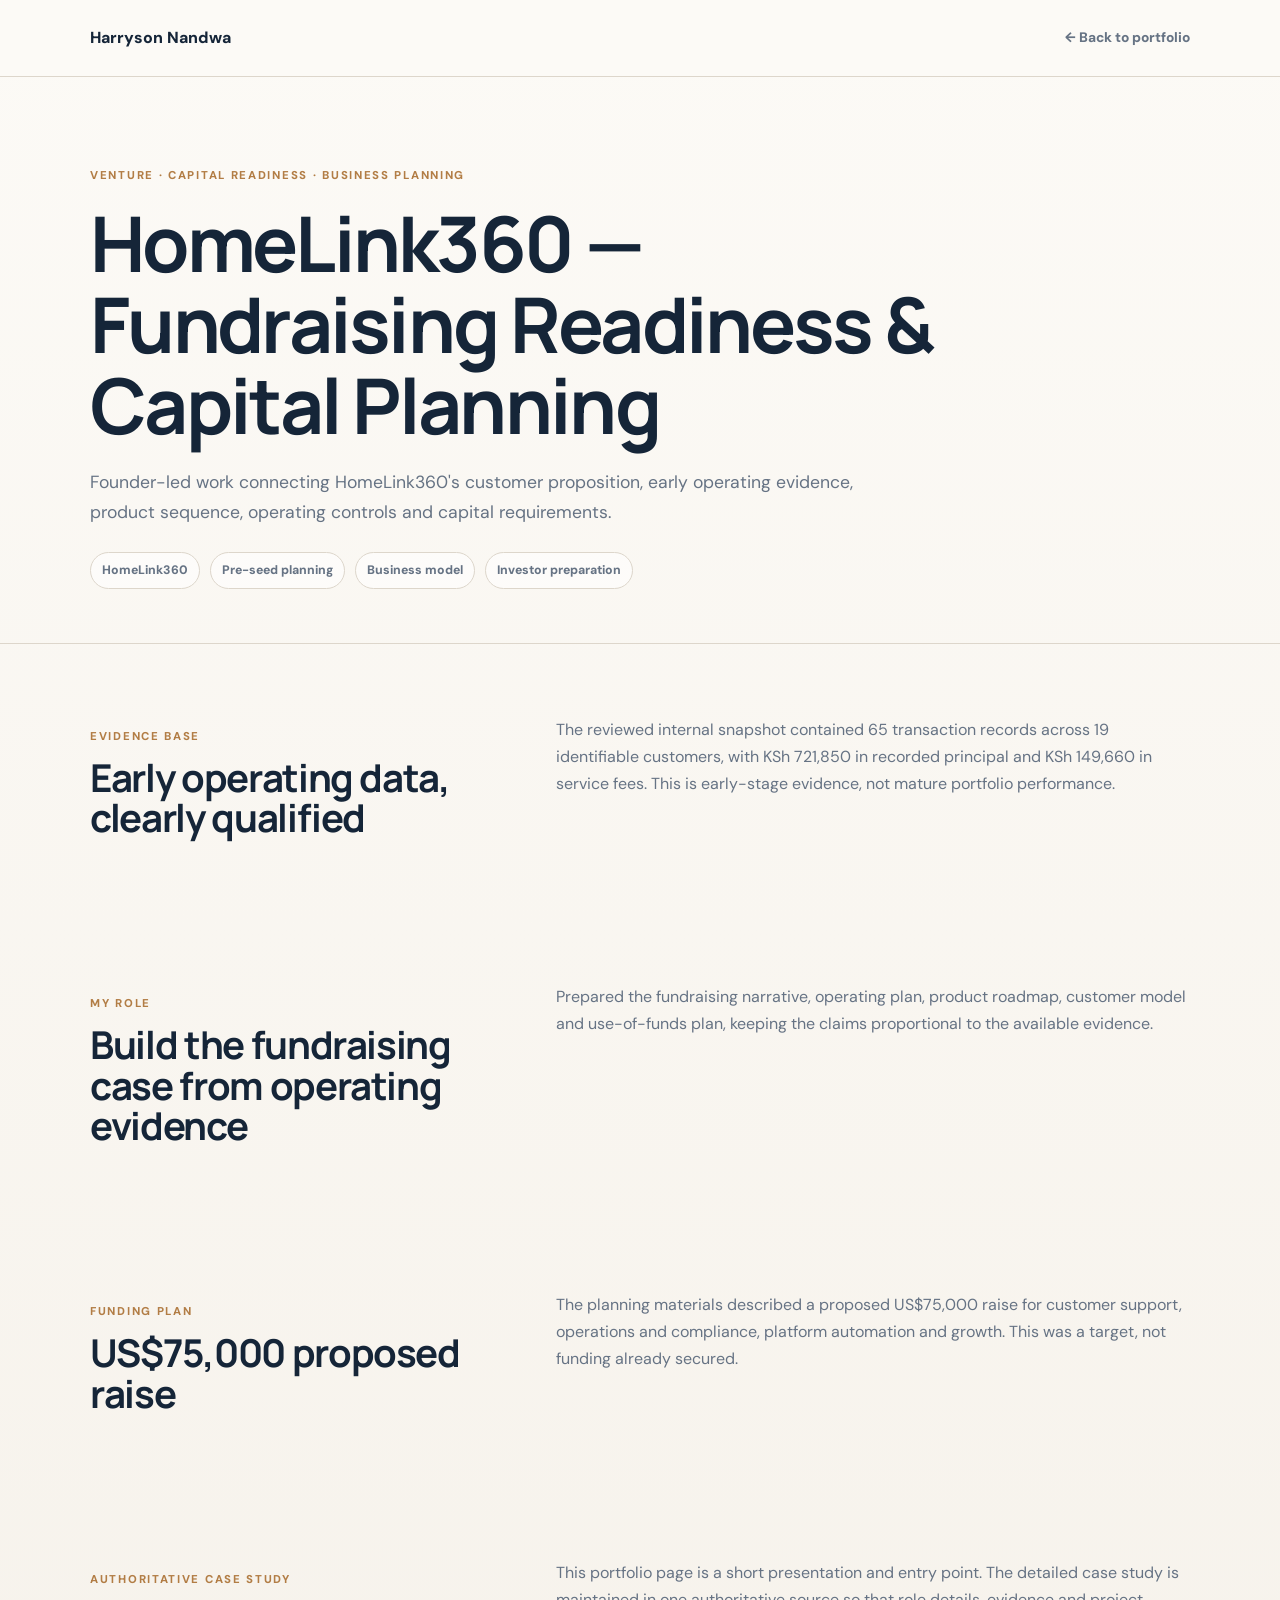
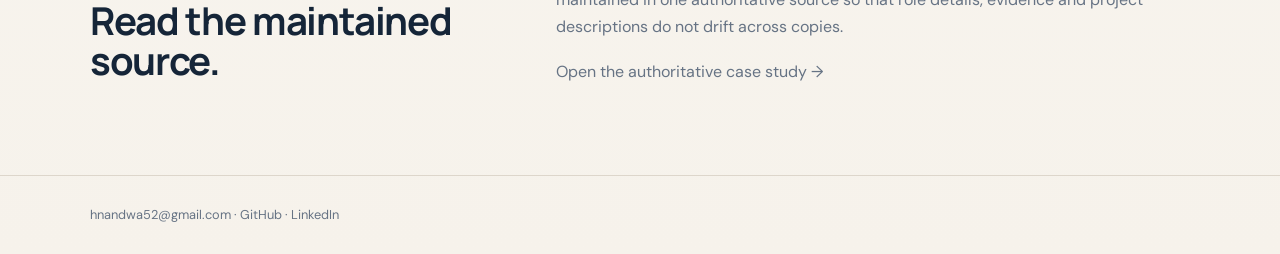
<file: projects/fundraising.html>
<!DOCTYPE html>
<html lang="en"><head><meta charset="UTF-8"><meta name="viewport" content="width=device-width, initial-scale=1.0"><title>HomeLink360 — Fundraising Readiness & Capital Planning | Harryson Nandwa</title><meta name="description" content="Founder-led fundraising readiness and capital planning for HomeLink360, connecting customer evidence, product sequence, operating controls and funding requirements."><meta property="og:title" content="HomeLink360 — Fundraising Readiness & Capital Planning | Harryson Nandwa"><meta property="og:description" content="Founder-led fundraising readiness and capital planning for HomeLink360, connecting customer evidence, product sequence, operating controls and funding requirements."><meta property="og:type" content="article"><link rel="canonical" href="https://github.com/Nandwa254/Nandwa254/blob/main/projects/fundraising-readiness.md"><link rel="icon" href="../favicon.svg" type="image/svg+xml"><link rel="preconnect" href="https://fonts.googleapis.com"><link rel="preconnect" href="https://fonts.gstatic.com" crossorigin><link href="https://fonts.googleapis.com/css2?family=DM+Sans:wght@400;500;600;700;800&family=Manrope:wght@600;700;800&display=swap" rel="stylesheet"><link rel="stylesheet" href="../project.css"></head><body><header class="top"><div class="container bar"><a class="brand" href="../index.html">Harryson Nandwa</a><a class="back" href="../index.html#work">← Back to portfolio</a></div></header><main><section class="hero"><div class="container"><p class="eyebrow">VENTURE · CAPITAL READINESS · BUSINESS PLANNING</p><h1>HomeLink360 — Fundraising Readiness & Capital Planning</h1><p class="lead">Founder-led work connecting HomeLink360's customer proposition, early operating evidence, product sequence, operating controls and capital requirements.</p><div class="meta"><span>HomeLink360</span><span>Pre-seed planning</span><span>Business model</span><span>Investor preparation</span></div></div></section><section class="section"><div class="container grid2"><div><p class="label">Evidence base</p><h2>Early operating data, clearly qualified</h2></div><div class="prose"><p>The reviewed internal snapshot contained 65 transaction records across 19 identifiable customers, with KSh 721,850 in recorded principal and KSh 149,660 in service fees. This is early-stage evidence, not mature portfolio performance.</p></div></div></section>
<section class="section"><div class="container grid2"><div><p class="label">My role</p><h2>Build the fundraising case from operating evidence</h2></div><div class="prose"><p>Prepared the fundraising narrative, operating plan, product roadmap, customer model and use-of-funds plan, keeping the claims proportional to the available evidence.</p></div></div></section>
<section class="section"><div class="container grid2"><div><p class="label">Funding plan</p><h2>US$75,000 proposed raise</h2></div><div class="prose"><p>The planning materials described a proposed US$75,000 raise for customer support, operations and compliance, platform automation and growth. This was a target, not funding already secured.</p></div></div></section><section class="section section-alt"><div class="container grid2"><div><p class="label">Authoritative case study</p><h2>Read the maintained source.</h2></div><div class="prose"><p>This portfolio page is a short presentation and entry point. The detailed case study is maintained in one authoritative source so that role details, evidence and project descriptions do not drift across copies.</p><p><a href="https://github.com/Nandwa254/Nandwa254/blob/main/projects/fundraising-readiness.md" target="_blank" rel="noreferrer">Open the authoritative case study →</a></p></div></div></section></main><footer class="footer"><div class="container"><a href="mailto:hnandwa52@gmail.com">hnandwa52@gmail.com</a> · <a href="https://github.com/Nandwa254" target="_blank" rel="noreferrer">GitHub</a> · <a href="https://www.linkedin.com/in/nandwaharryson/" target="_blank" rel="noreferrer">LinkedIn</a></div></footer></body></html>
</file>
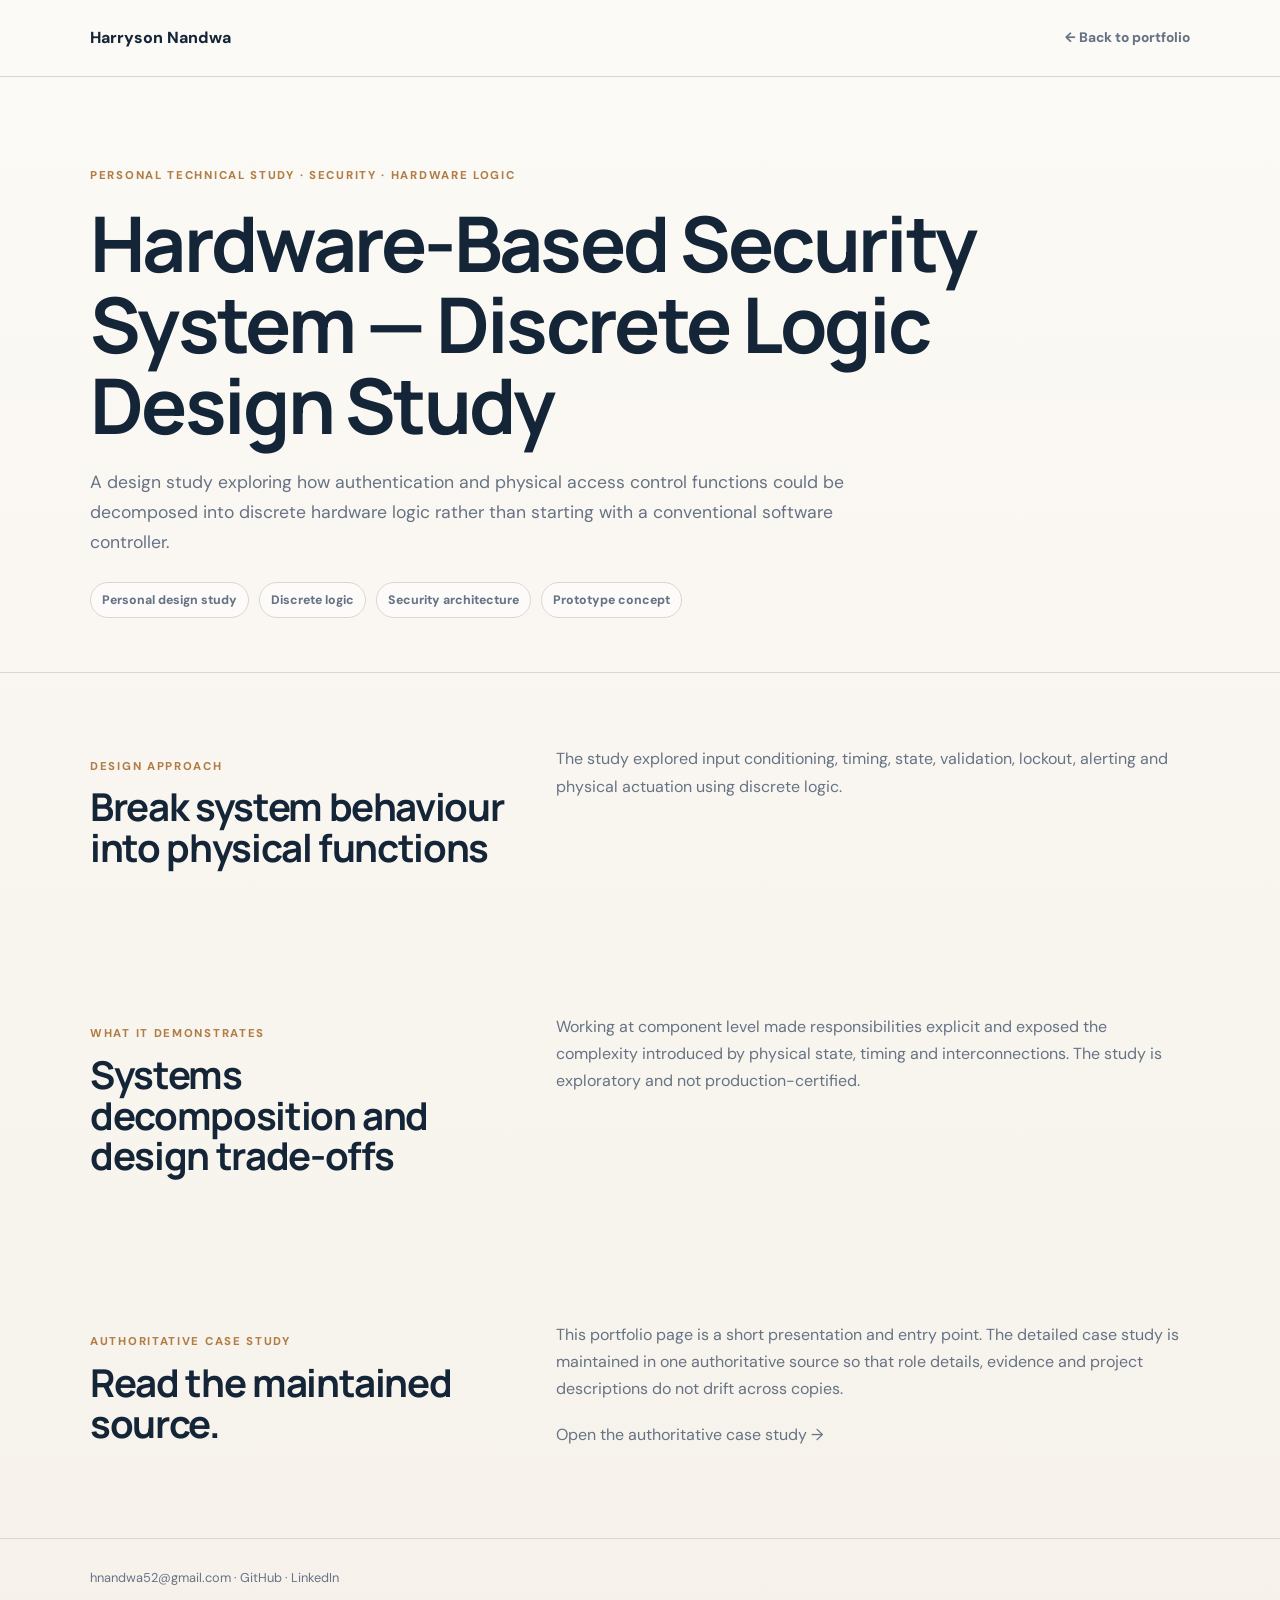
<file: projects/hardware-security.html>
<!DOCTYPE html>
<html lang="en"><head><meta charset="UTF-8"><meta name="viewport" content="width=device-width, initial-scale=1.0"><title>Hardware-Based Security System — Discrete Logic Design Study | Harryson Nandwa</title><meta name="description" content="Personal technical study of hardware-based authentication and physical access control using discrete logic, timing, validation, lockout, alerting and actuation."><meta property="og:title" content="Hardware-Based Security System — Discrete Logic Design Study | Harryson Nandwa"><meta property="og:description" content="Personal technical study of hardware-based authentication and physical access control using discrete logic, timing, validation, lockout, alerting and actuation."><meta property="og:type" content="article"><link rel="canonical" href="https://github.com/Nandwa254/Nandwa254/blob/main/projects/hardware-security-system.md"><link rel="icon" href="../favicon.svg" type="image/svg+xml"><link rel="preconnect" href="https://fonts.googleapis.com"><link rel="preconnect" href="https://fonts.gstatic.com" crossorigin><link href="https://fonts.googleapis.com/css2?family=DM+Sans:wght@400;500;600;700;800&family=Manrope:wght@600;700;800&display=swap" rel="stylesheet"><link rel="stylesheet" href="../project.css"></head><body><header class="top"><div class="container bar"><a class="brand" href="../index.html">Harryson Nandwa</a><a class="back" href="../index.html#work">← Back to portfolio</a></div></header><main><section class="hero"><div class="container"><p class="eyebrow">PERSONAL TECHNICAL STUDY · SECURITY · HARDWARE LOGIC</p><h1>Hardware-Based Security System — Discrete Logic Design Study</h1><p class="lead">A design study exploring how authentication and physical access control functions could be decomposed into discrete hardware logic rather than starting with a conventional software controller.</p><div class="meta"><span>Personal design study</span><span>Discrete logic</span><span>Security architecture</span><span>Prototype concept</span></div></div></section><section class="section"><div class="container grid2"><div><p class="label">Design approach</p><h2>Break system behaviour into physical functions</h2></div><div class="prose"><p>The study explored input conditioning, timing, state, validation, lockout, alerting and physical actuation using discrete logic.</p></div></div></section>
<section class="section"><div class="container grid2"><div><p class="label">What it demonstrates</p><h2>Systems decomposition and design trade-offs</h2></div><div class="prose"><p>Working at component level made responsibilities explicit and exposed the complexity introduced by physical state, timing and interconnections. The study is exploratory and not production-certified.</p></div></div></section><section class="section section-alt"><div class="container grid2"><div><p class="label">Authoritative case study</p><h2>Read the maintained source.</h2></div><div class="prose"><p>This portfolio page is a short presentation and entry point. The detailed case study is maintained in one authoritative source so that role details, evidence and project descriptions do not drift across copies.</p><p><a href="https://github.com/Nandwa254/Nandwa254/blob/main/projects/hardware-security-system.md" target="_blank" rel="noreferrer">Open the authoritative case study →</a></p></div></div></section></main><footer class="footer"><div class="container"><a href="mailto:hnandwa52@gmail.com">hnandwa52@gmail.com</a> · <a href="https://github.com/Nandwa254" target="_blank" rel="noreferrer">GitHub</a> · <a href="https://www.linkedin.com/in/nandwaharryson/" target="_blank" rel="noreferrer">LinkedIn</a></div></footer></body></html>
</file>
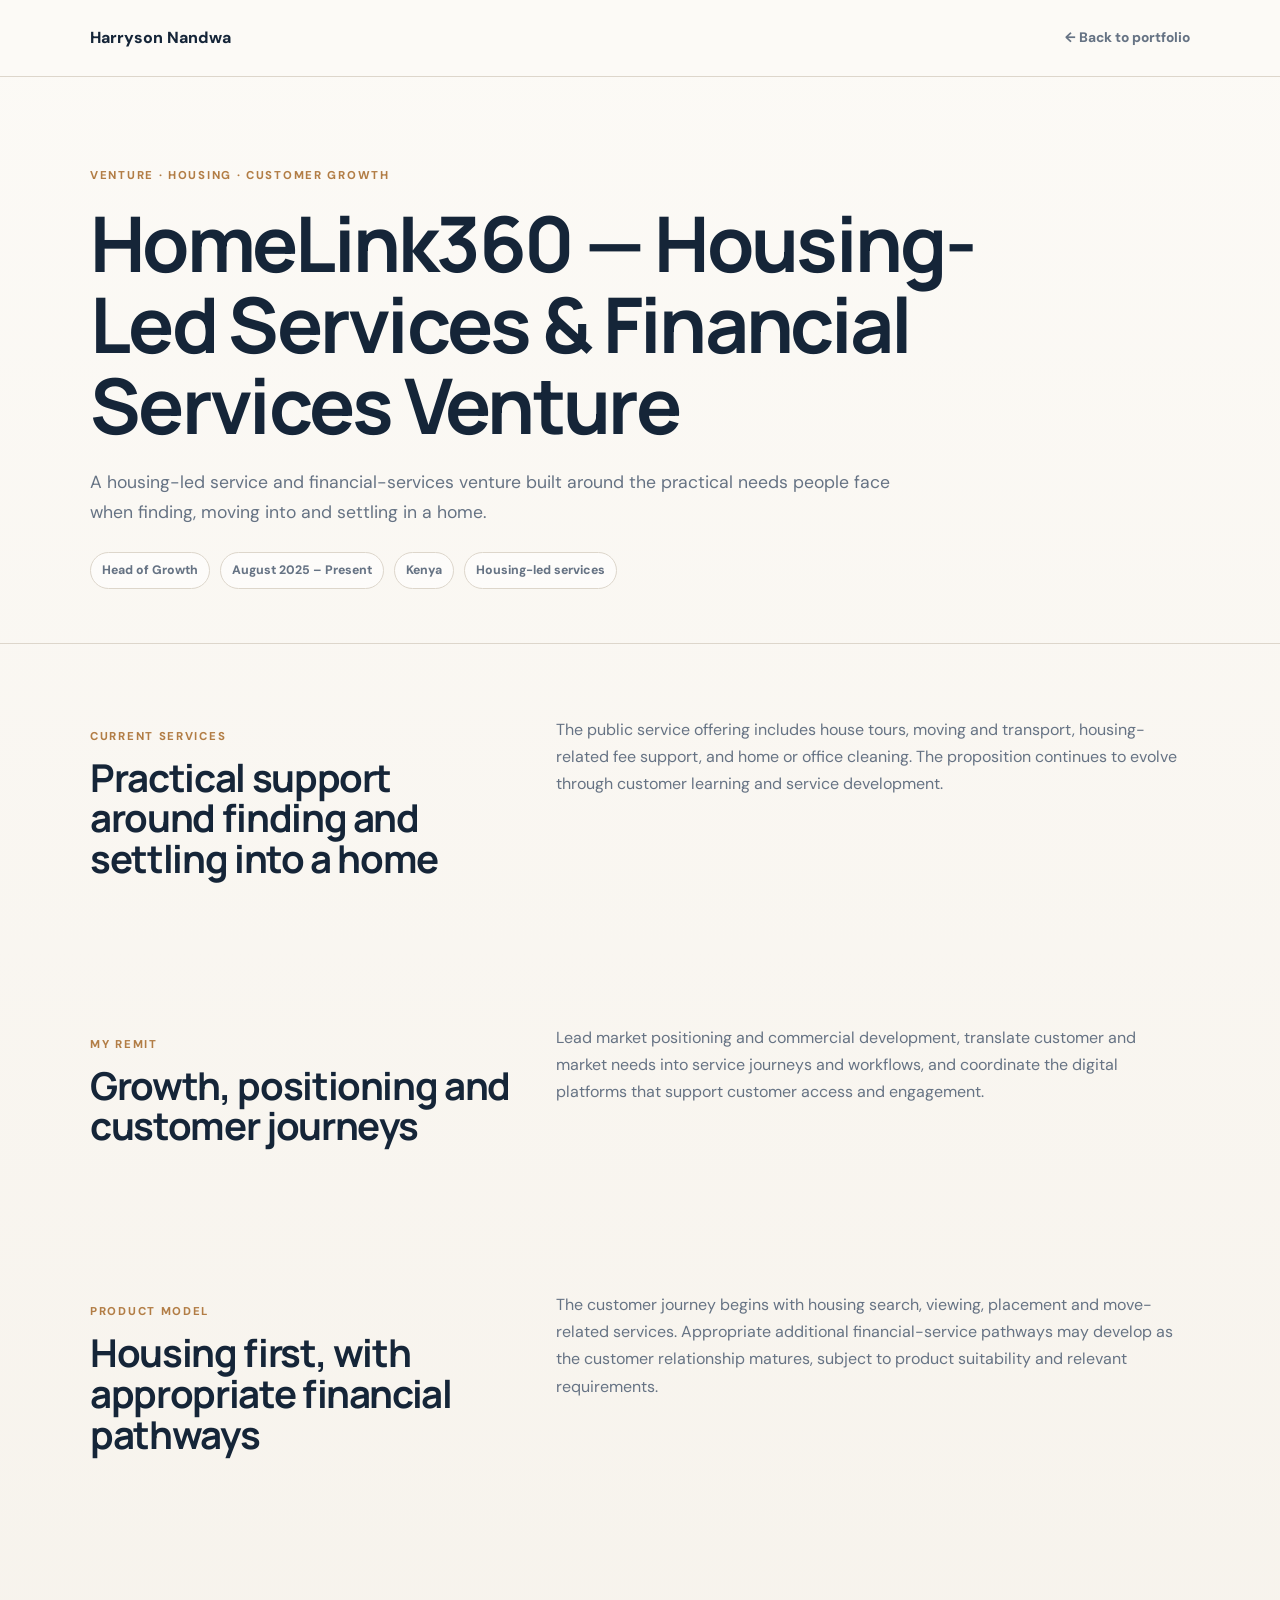
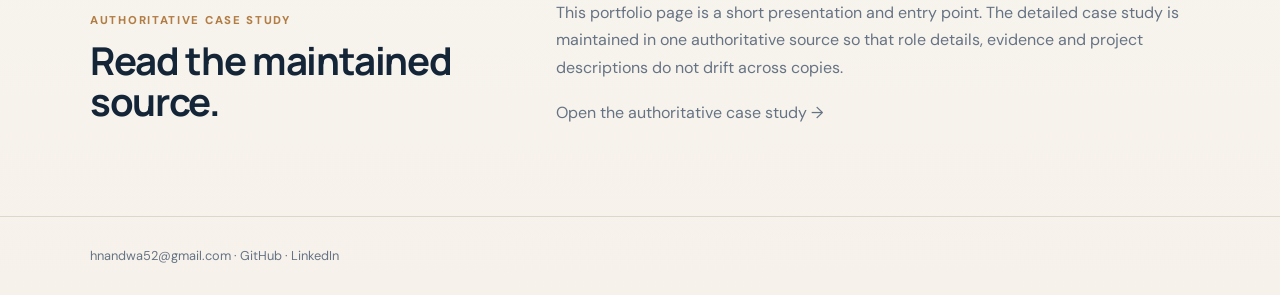
<file: projects/homelink360.html>
<!DOCTYPE html>
<html lang="en"><head><meta charset="UTF-8"><meta name="viewport" content="width=device-width, initial-scale=1.0"><title>HomeLink360 — Housing-Led Services & Financial Services Venture | Harryson Nandwa</title><meta name="description" content="Head of Growth at HomeLink360, developing a housing-led service proposition, market positioning, commercial development, customer journeys and digital access."><meta property="og:title" content="HomeLink360 — Housing-Led Services & Financial Services Venture | Harryson Nandwa"><meta property="og:description" content="Head of Growth at HomeLink360, developing a housing-led service proposition, market positioning, commercial development, customer journeys and digital access."><meta property="og:type" content="article"><link rel="canonical" href="https://github.com/Nandwa254/Nandwa254/blob/main/projects/homelink360.md"><link rel="icon" href="../favicon.svg" type="image/svg+xml"><link rel="preconnect" href="https://fonts.googleapis.com"><link rel="preconnect" href="https://fonts.gstatic.com" crossorigin><link href="https://fonts.googleapis.com/css2?family=DM+Sans:wght@400;500;600;700;800&family=Manrope:wght@600;700;800&display=swap" rel="stylesheet"><link rel="stylesheet" href="../project.css"></head><body><header class="top"><div class="container bar"><a class="brand" href="../index.html">Harryson Nandwa</a><a class="back" href="../index.html#work">← Back to portfolio</a></div></header><main><section class="hero"><div class="container"><p class="eyebrow">VENTURE · HOUSING · CUSTOMER GROWTH</p><h1>HomeLink360 — Housing-Led Services & Financial Services Venture</h1><p class="lead">A housing-led service and financial-services venture built around the practical needs people face when finding, moving into and settling in a home.</p><div class="meta"><span>Head of Growth</span><span>August 2025 – Present</span><span>Kenya</span><span>Housing-led services</span></div></div></section><section class="section"><div class="container grid2"><div><p class="label">Current services</p><h2>Practical support around finding and settling into a home</h2></div><div class="prose"><p>The public service offering includes house tours, moving and transport, housing-related fee support, and home or office cleaning. The proposition continues to evolve through customer learning and service development.</p></div></div></section>
<section class="section"><div class="container grid2"><div><p class="label">My remit</p><h2>Growth, positioning and customer journeys</h2></div><div class="prose"><p>Lead market positioning and commercial development, translate customer and market needs into service journeys and workflows, and coordinate the digital platforms that support customer access and engagement.</p></div></div></section>
<section class="section"><div class="container grid2"><div><p class="label">Product model</p><h2>Housing first, with appropriate financial pathways</h2></div><div class="prose"><p>The customer journey begins with housing search, viewing, placement and move-related services. Appropriate additional financial-service pathways may develop as the customer relationship matures, subject to product suitability and relevant requirements.</p></div></div></section><section class="section section-alt"><div class="container grid2"><div><p class="label">Authoritative case study</p><h2>Read the maintained source.</h2></div><div class="prose"><p>This portfolio page is a short presentation and entry point. The detailed case study is maintained in one authoritative source so that role details, evidence and project descriptions do not drift across copies.</p><p><a href="https://github.com/Nandwa254/Nandwa254/blob/main/projects/homelink360.md" target="_blank" rel="noreferrer">Open the authoritative case study →</a></p></div></div></section></main><footer class="footer"><div class="container"><a href="mailto:hnandwa52@gmail.com">hnandwa52@gmail.com</a> · <a href="https://github.com/Nandwa254" target="_blank" rel="noreferrer">GitHub</a> · <a href="https://www.linkedin.com/in/nandwaharryson/" target="_blank" rel="noreferrer">LinkedIn</a></div></footer></body></html>
</file>
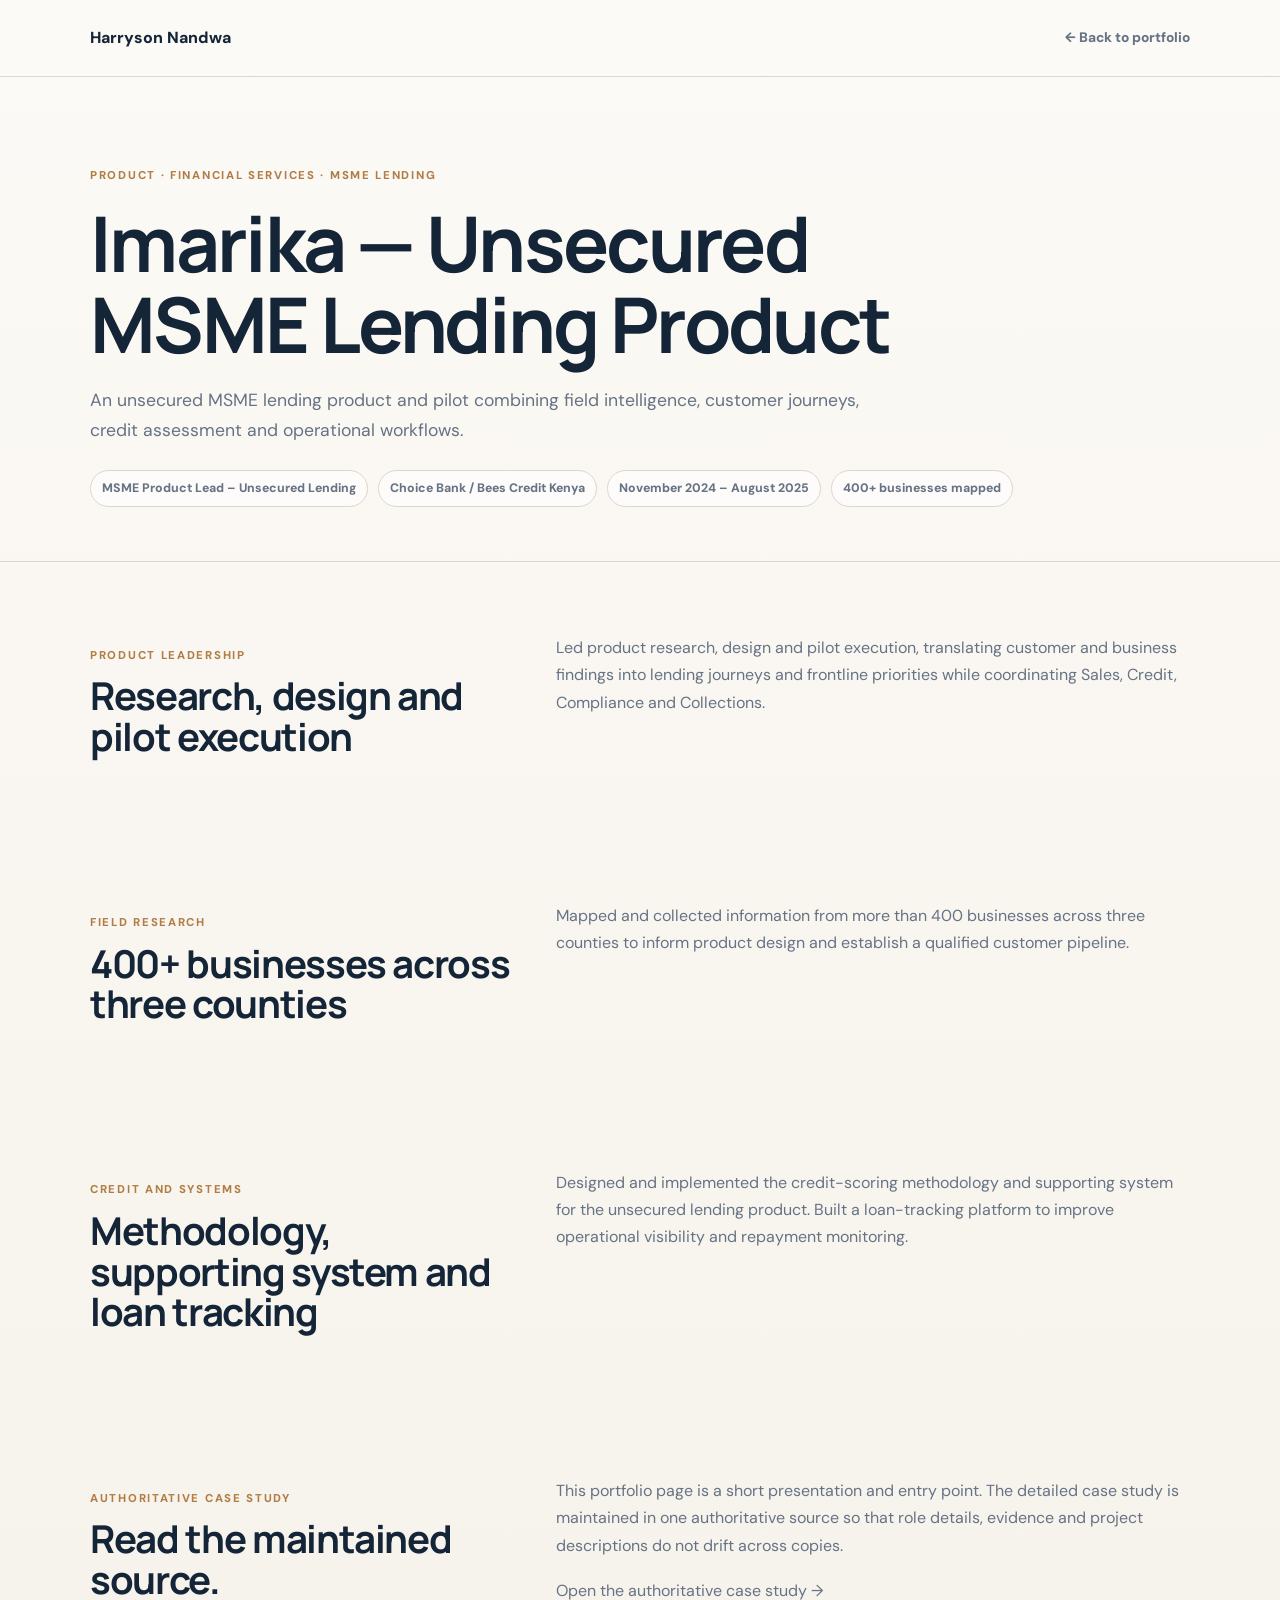
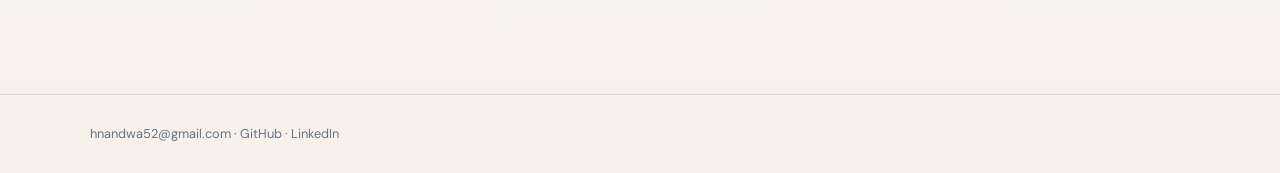
<file: projects/imarika.html>
<!DOCTYPE html>
<html lang="en"><head><meta charset="UTF-8"><meta name="viewport" content="width=device-width, initial-scale=1.0"><title>Imarika — Unsecured MSME Lending Product | Harryson Nandwa</title><meta name="description" content="MSME Product Lead for Imarika unsecured lending at Choice Bank / Bees Credit Kenya, including field research, credit-scoring methodology and system design, and pilot execution."><meta property="og:title" content="Imarika — Unsecured MSME Lending Product | Harryson Nandwa"><meta property="og:description" content="MSME Product Lead for Imarika unsecured lending at Choice Bank / Bees Credit Kenya, including field research, credit-scoring methodology and system design, and pilot execution."><meta property="og:type" content="article"><link rel="canonical" href="https://github.com/Nandwa254/Nandwa254/blob/main/projects/imarika-msme-lending.md"><link rel="icon" href="../favicon.svg" type="image/svg+xml"><link rel="preconnect" href="https://fonts.googleapis.com"><link rel="preconnect" href="https://fonts.gstatic.com" crossorigin><link href="https://fonts.googleapis.com/css2?family=DM+Sans:wght@400;500;600;700;800&family=Manrope:wght@600;700;800&display=swap" rel="stylesheet"><link rel="stylesheet" href="../project.css"></head><body><header class="top"><div class="container bar"><a class="brand" href="../index.html">Harryson Nandwa</a><a class="back" href="../index.html#work">← Back to portfolio</a></div></header><main><section class="hero"><div class="container"><p class="eyebrow">PRODUCT · FINANCIAL SERVICES · MSME LENDING</p><h1>Imarika — Unsecured MSME Lending Product</h1><p class="lead">An unsecured MSME lending product and pilot combining field intelligence, customer journeys, credit assessment and operational workflows.</p><div class="meta"><span>MSME Product Lead – Unsecured Lending</span><span>Choice Bank / Bees Credit Kenya</span><span>November 2024 – August 2025</span><span>400+ businesses mapped</span></div></div></section><section class="section"><div class="container grid2"><div><p class="label">Product leadership</p><h2>Research, design and pilot execution</h2></div><div class="prose"><p>Led product research, design and pilot execution, translating customer and business findings into lending journeys and frontline priorities while coordinating Sales, Credit, Compliance and Collections.</p></div></div></section>
<section class="section"><div class="container grid2"><div><p class="label">Field research</p><h2>400+ businesses across three counties</h2></div><div class="prose"><p>Mapped and collected information from more than 400 businesses across three counties to inform product design and establish a qualified customer pipeline.</p></div></div></section>
<section class="section"><div class="container grid2"><div><p class="label">Credit and systems</p><h2>Methodology, supporting system and loan tracking</h2></div><div class="prose"><p>Designed and implemented the credit-scoring methodology and supporting system for the unsecured lending product. Built a loan-tracking platform to improve operational visibility and repayment monitoring.</p></div></div></section><section class="section section-alt"><div class="container grid2"><div><p class="label">Authoritative case study</p><h2>Read the maintained source.</h2></div><div class="prose"><p>This portfolio page is a short presentation and entry point. The detailed case study is maintained in one authoritative source so that role details, evidence and project descriptions do not drift across copies.</p><p><a href="https://github.com/Nandwa254/Nandwa254/blob/main/projects/imarika-msme-lending.md" target="_blank" rel="noreferrer">Open the authoritative case study →</a></p></div></div></section></main><footer class="footer"><div class="container"><a href="mailto:hnandwa52@gmail.com">hnandwa52@gmail.com</a> · <a href="https://github.com/Nandwa254" target="_blank" rel="noreferrer">GitHub</a> · <a href="https://www.linkedin.com/in/nandwaharryson/" target="_blank" rel="noreferrer">LinkedIn</a></div></footer></body></html>
</file>
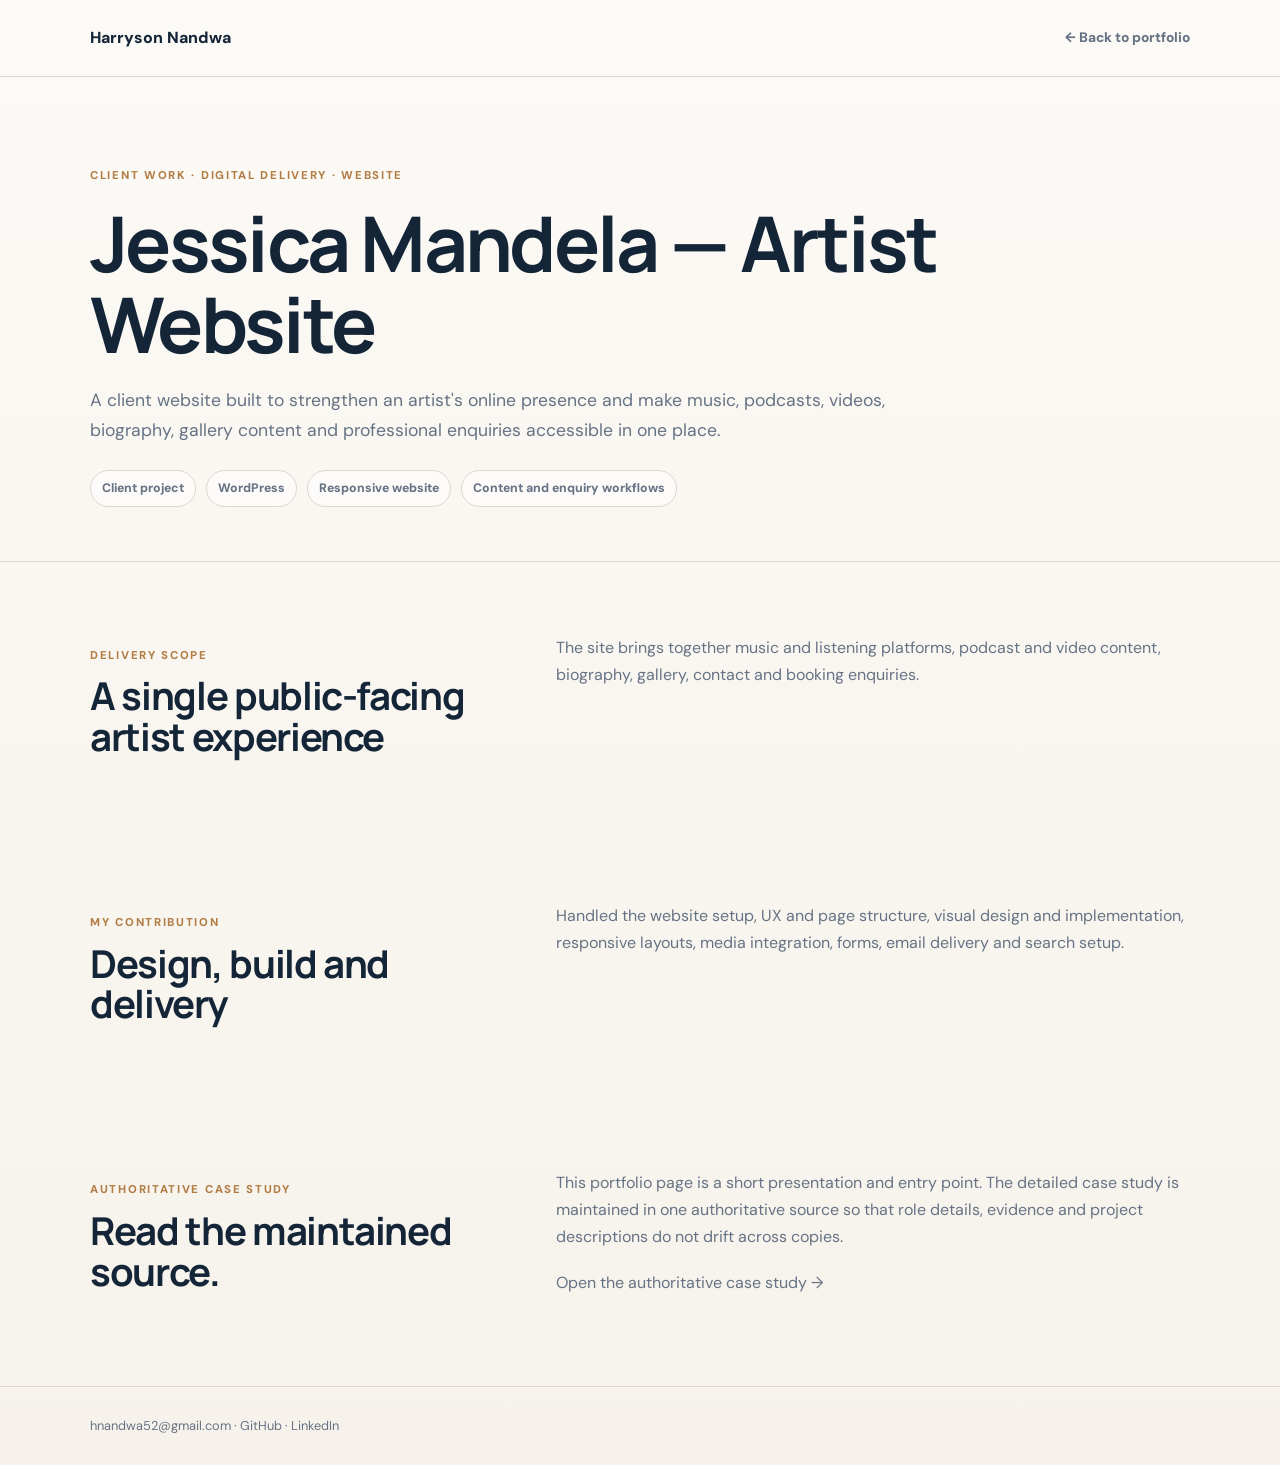
<file: projects/jessica-mandela.html>
<!DOCTYPE html>
<html lang="en"><head><meta charset="UTF-8"><meta name="viewport" content="width=device-width, initial-scale=1.0"><title>Jessica Mandela — Artist Website | Harryson Nandwa</title><meta name="description" content="Client website delivery for gospel artist Jessica Mandela, bringing music, podcasts, videos, biography, gallery and booking enquiries into one responsive experience."><meta property="og:title" content="Jessica Mandela — Artist Website | Harryson Nandwa"><meta property="og:description" content="Client website delivery for gospel artist Jessica Mandela, bringing music, podcasts, videos, biography, gallery and booking enquiries into one responsive experience."><meta property="og:type" content="article"><link rel="canonical" href="https://github.com/Nandwa254/Nandwa254/blob/main/projects/jessica-mandela-website.md"><link rel="icon" href="../favicon.svg" type="image/svg+xml"><link rel="preconnect" href="https://fonts.googleapis.com"><link rel="preconnect" href="https://fonts.gstatic.com" crossorigin><link href="https://fonts.googleapis.com/css2?family=DM+Sans:wght@400;500;600;700;800&family=Manrope:wght@600;700;800&display=swap" rel="stylesheet"><link rel="stylesheet" href="../project.css"></head><body><header class="top"><div class="container bar"><a class="brand" href="../index.html">Harryson Nandwa</a><a class="back" href="../index.html#work">← Back to portfolio</a></div></header><main><section class="hero"><div class="container"><p class="eyebrow">CLIENT WORK · DIGITAL DELIVERY · WEBSITE</p><h1>Jessica Mandela — Artist Website</h1><p class="lead">A client website built to strengthen an artist's online presence and make music, podcasts, videos, biography, gallery content and professional enquiries accessible in one place.</p><div class="meta"><span>Client project</span><span>WordPress</span><span>Responsive website</span><span>Content and enquiry workflows</span></div></div></section><section class="section"><div class="container grid2"><div><p class="label">Delivery scope</p><h2>A single public-facing artist experience</h2></div><div class="prose"><p>The site brings together music and listening platforms, podcast and video content, biography, gallery, contact and booking enquiries.</p></div></div></section>
<section class="section"><div class="container grid2"><div><p class="label">My contribution</p><h2>Design, build and delivery</h2></div><div class="prose"><p>Handled the website setup, UX and page structure, visual design and implementation, responsive layouts, media integration, forms, email delivery and search setup.</p></div></div></section><section class="section section-alt"><div class="container grid2"><div><p class="label">Authoritative case study</p><h2>Read the maintained source.</h2></div><div class="prose"><p>This portfolio page is a short presentation and entry point. The detailed case study is maintained in one authoritative source so that role details, evidence and project descriptions do not drift across copies.</p><p><a href="https://github.com/Nandwa254/Nandwa254/blob/main/projects/jessica-mandela-website.md" target="_blank" rel="noreferrer">Open the authoritative case study →</a></p></div></div></section></main><footer class="footer"><div class="container"><a href="mailto:hnandwa52@gmail.com">hnandwa52@gmail.com</a> · <a href="https://github.com/Nandwa254" target="_blank" rel="noreferrer">GitHub</a> · <a href="https://www.linkedin.com/in/nandwaharryson/" target="_blank" rel="noreferrer">LinkedIn</a></div></footer></body></html>
</file>
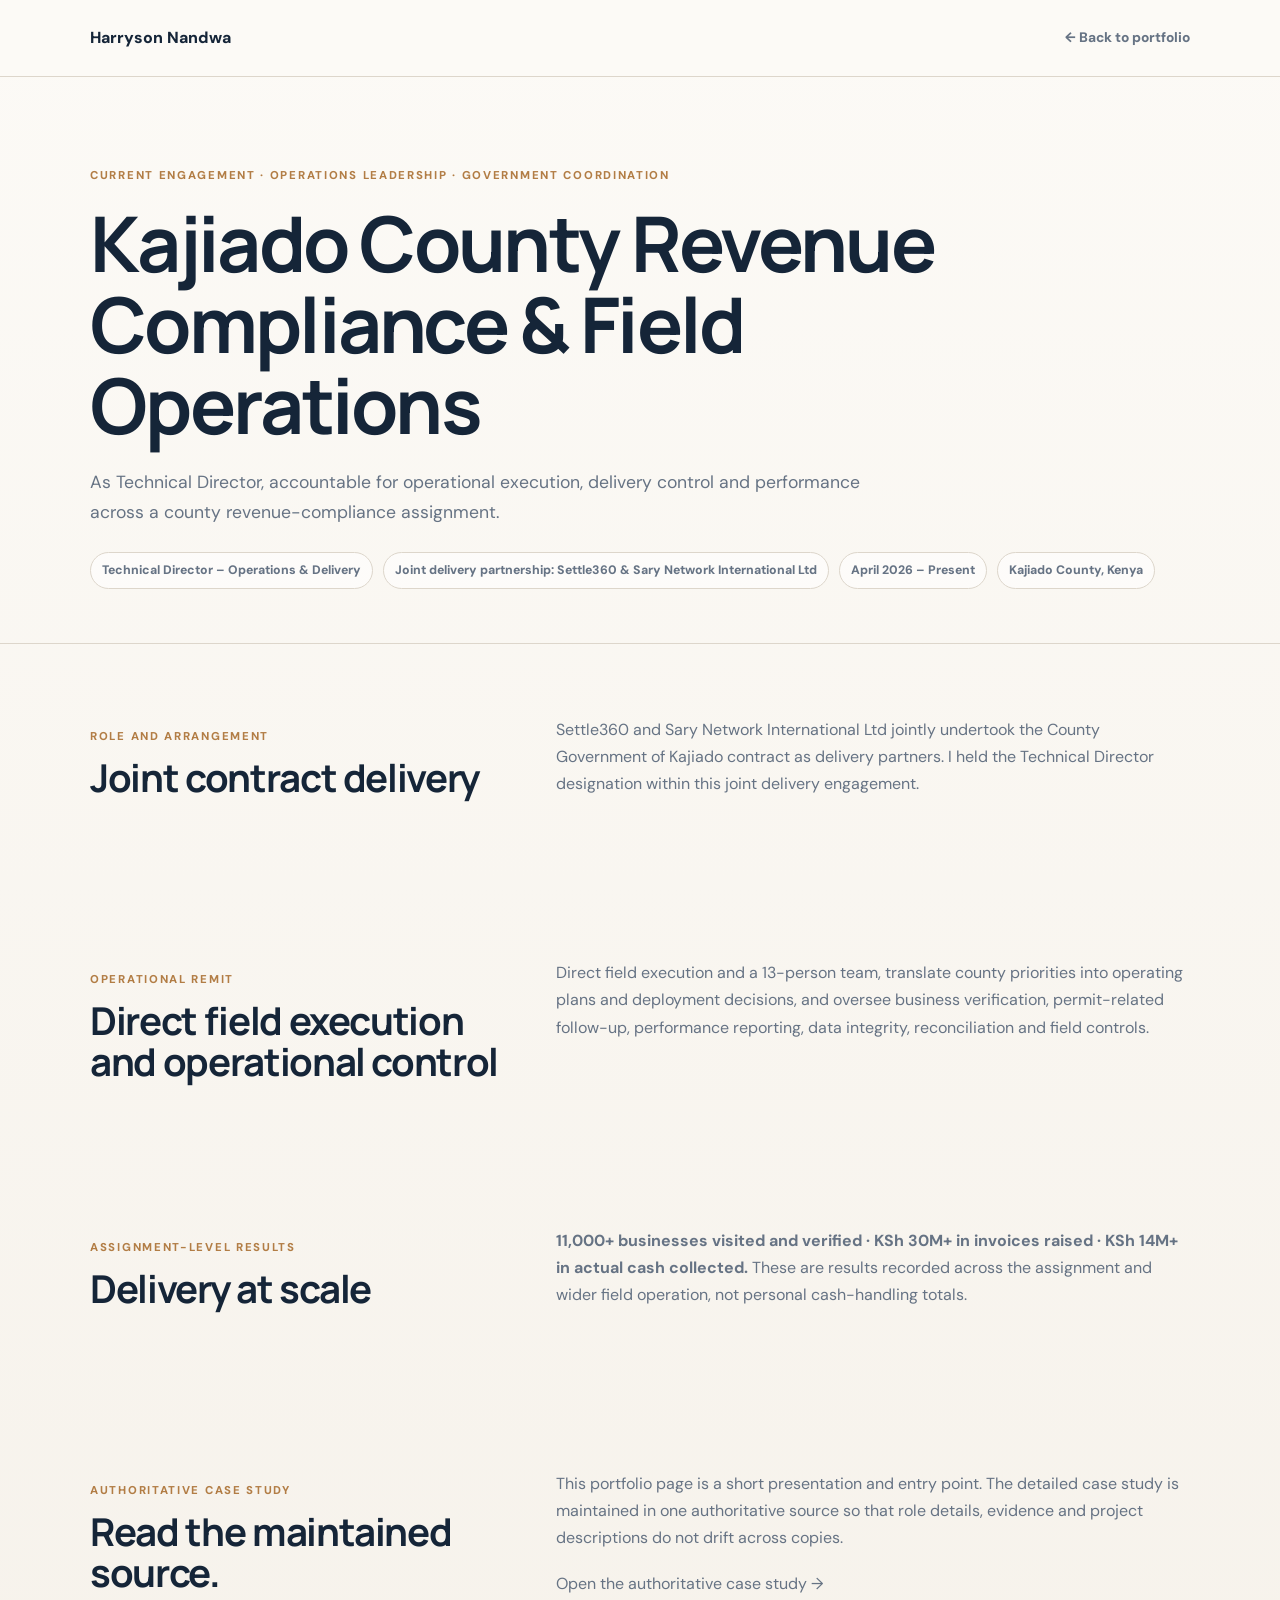
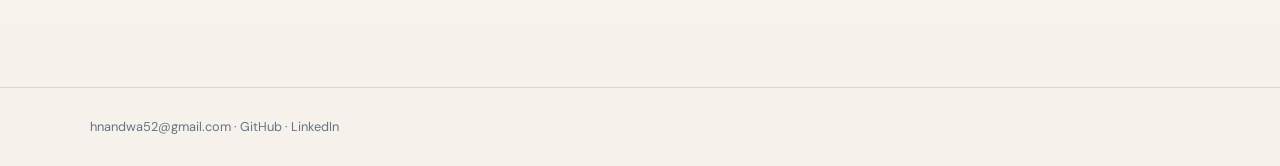
<file: projects/kajiado-revenue-operations.html>
<!DOCTYPE html>
<html lang="en"><head><meta charset="UTF-8"><meta name="viewport" content="width=device-width, initial-scale=1.0"><title>Kajiado County Revenue Compliance & Field Operations | Harryson Nandwa</title><meta name="description" content="Technical Director – Operations & Delivery in a joint delivery partnership between Settle360 and Sary Network International Ltd for the County Government of Kajiado."><meta property="og:title" content="Kajiado County Revenue Compliance & Field Operations | Harryson Nandwa"><meta property="og:description" content="Technical Director – Operations & Delivery in a joint delivery partnership between Settle360 and Sary Network International Ltd for the County Government of Kajiado."><meta property="og:type" content="article"><link rel="canonical" href="https://github.com/Nandwa254/Nandwa254/blob/main/projects/kajiado-revenue-operations.md"><link rel="icon" href="../favicon.svg" type="image/svg+xml"><link rel="preconnect" href="https://fonts.googleapis.com"><link rel="preconnect" href="https://fonts.gstatic.com" crossorigin><link href="https://fonts.googleapis.com/css2?family=DM+Sans:wght@400;500;600;700;800&family=Manrope:wght@600;700;800&display=swap" rel="stylesheet"><link rel="stylesheet" href="../project.css"></head><body><header class="top"><div class="container bar"><a class="brand" href="../index.html">Harryson Nandwa</a><a class="back" href="../index.html#work">← Back to portfolio</a></div></header><main><section class="hero"><div class="container"><p class="eyebrow">CURRENT ENGAGEMENT · OPERATIONS LEADERSHIP · GOVERNMENT COORDINATION</p><h1>Kajiado County Revenue Compliance & Field Operations</h1><p class="lead">As Technical Director, accountable for operational execution, delivery control and performance across a county revenue-compliance assignment.</p><div class="meta"><span>Technical Director – Operations & Delivery</span><span>Joint delivery partnership: Settle360 & Sary Network International Ltd</span><span>April 2026 – Present</span><span>Kajiado County, Kenya</span></div></div></section><section class="section"><div class="container grid2"><div><p class="label">Role and arrangement</p><h2>Joint contract delivery</h2></div><div class="prose"><p>Settle360 and Sary Network International Ltd jointly undertook the County Government of Kajiado contract as delivery partners. I held the Technical Director designation within this joint delivery engagement.</p></div></div></section>
<section class="section"><div class="container grid2"><div><p class="label">Operational remit</p><h2>Direct field execution and operational control</h2></div><div class="prose"><p>Direct field execution and a 13-person team, translate county priorities into operating plans and deployment decisions, and oversee business verification, permit-related follow-up, performance reporting, data integrity, reconciliation and field controls.</p></div></div></section>
<section class="section"><div class="container grid2"><div><p class="label">Assignment-level results</p><h2>Delivery at scale</h2></div><div class="prose"><p><strong>11,000+ businesses visited and verified · KSh 30M+ in invoices raised · KSh 14M+ in actual cash collected.</strong> These are results recorded across the assignment and wider field operation, not personal cash-handling totals.</p></div></div></section><section class="section section-alt"><div class="container grid2"><div><p class="label">Authoritative case study</p><h2>Read the maintained source.</h2></div><div class="prose"><p>This portfolio page is a short presentation and entry point. The detailed case study is maintained in one authoritative source so that role details, evidence and project descriptions do not drift across copies.</p><p><a href="https://github.com/Nandwa254/Nandwa254/blob/main/projects/kajiado-revenue-operations.md" target="_blank" rel="noreferrer">Open the authoritative case study →</a></p></div></div></section></main><footer class="footer"><div class="container"><a href="mailto:hnandwa52@gmail.com">hnandwa52@gmail.com</a> · <a href="https://github.com/Nandwa254" target="_blank" rel="noreferrer">GitHub</a> · <a href="https://www.linkedin.com/in/nandwaharryson/" target="_blank" rel="noreferrer">LinkedIn</a></div></footer></body></html>
</file>
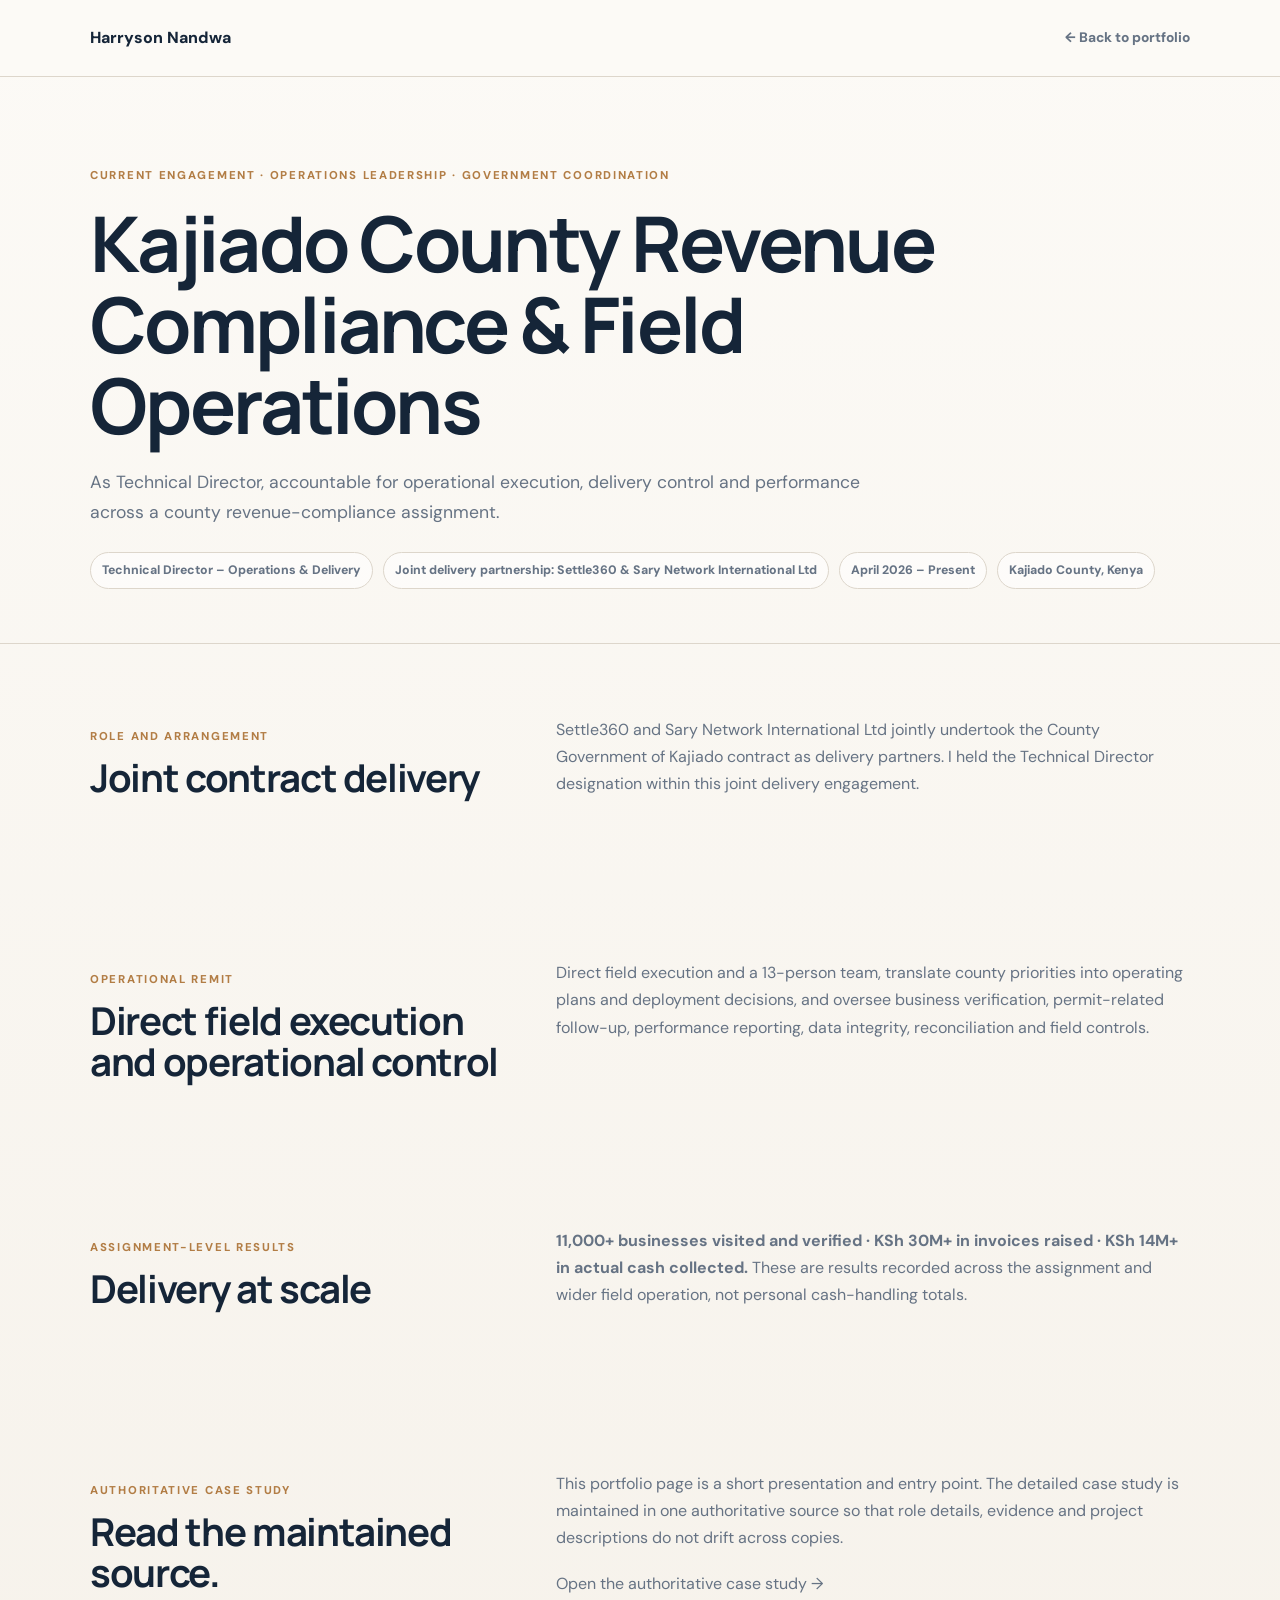
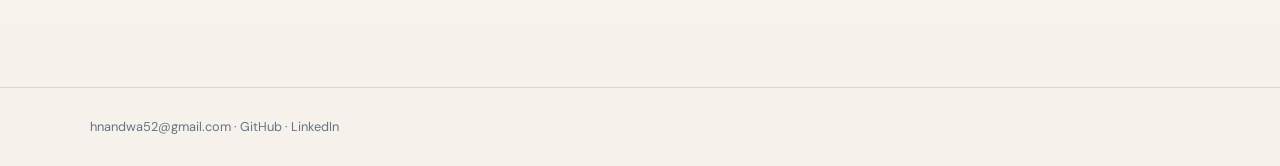
<file: projects/kajiado-revenue.html>
<!DOCTYPE html>
<html lang="en">
<head>
<meta charset="UTF-8">
<meta name="viewport" content="width=device-width, initial-scale=1.0">
<title>Kajiado County Revenue Compliance & Field Operations | Harryson Nandwa</title>
<meta name="description" content="The current case study for Harryson Nandwa's Technical Director – Operations & Delivery assignment in Kajiado County.">
<link rel="canonical" href="https://nandwa254.github.io/projects/kajiado-revenue-operations.html">
<meta http-equiv="refresh" content="0; url=./kajiado-revenue-operations.html">
</head>
<body>
<p>This earlier case-study URL has been consolidated into the current Kajiado County Revenue Compliance & Field Operations case study.</p>
<p><a href="./kajiado-revenue-operations.html">Open the current case study →</a></p>
<script>window.location.replace("./kajiado-revenue-operations.html");</script>
</body>
</html>
</file>
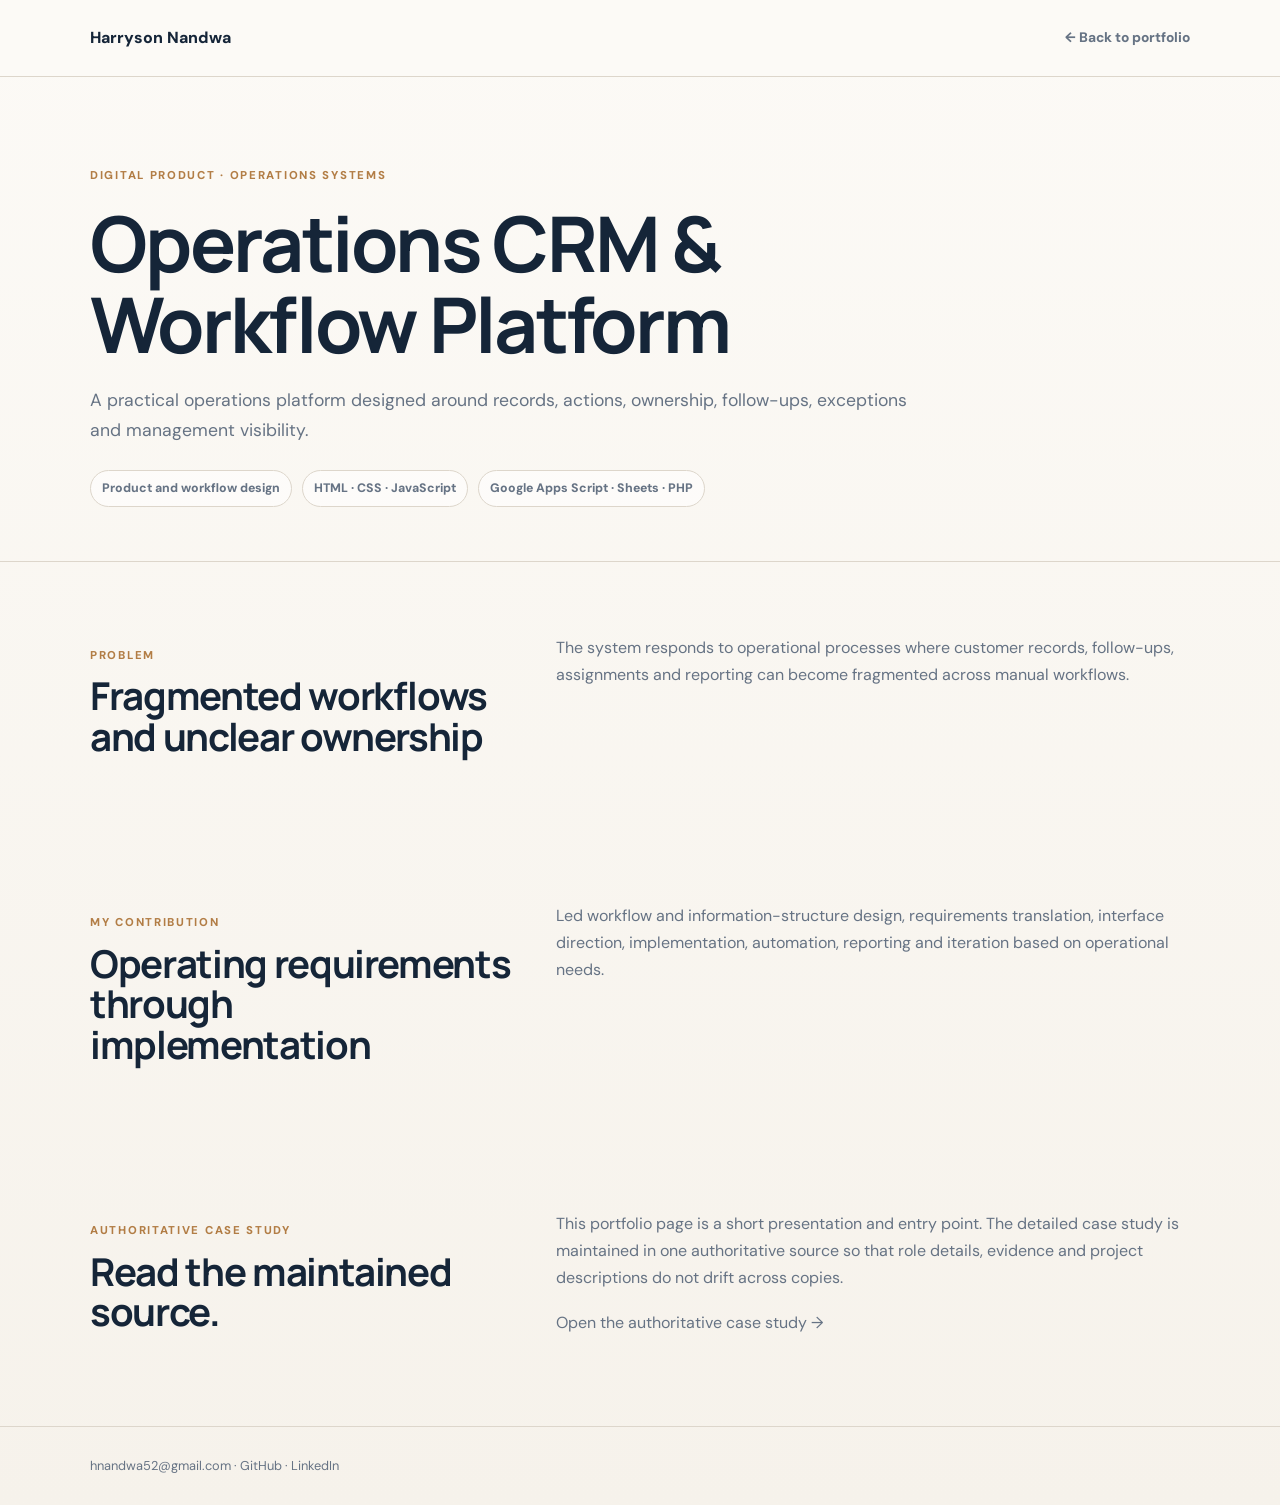
<file: projects/operations-crm.html>
<!DOCTYPE html>
<html lang="en"><head><meta charset="UTF-8"><meta name="viewport" content="width=device-width, initial-scale=1.0"><title>Operations CRM & Workflow Platform | Harryson Nandwa</title><meta name="description" content="Custom CRM and workflow platform designed to connect customer records, work queues, assignments, follow-ups, reporting and operational visibility."><meta property="og:title" content="Operations CRM & Workflow Platform | Harryson Nandwa"><meta property="og:description" content="Custom CRM and workflow platform designed to connect customer records, work queues, assignments, follow-ups, reporting and operational visibility."><meta property="og:type" content="article"><link rel="canonical" href="https://github.com/Nandwa254/operations-crm-case-study/blob/main/docs/CASE_STUDY.md"><link rel="icon" href="../favicon.svg" type="image/svg+xml"><link rel="preconnect" href="https://fonts.googleapis.com"><link rel="preconnect" href="https://fonts.gstatic.com" crossorigin><link href="https://fonts.googleapis.com/css2?family=DM+Sans:wght@400;500;600;700;800&family=Manrope:wght@600;700;800&display=swap" rel="stylesheet"><link rel="stylesheet" href="../project.css"></head><body><header class="top"><div class="container bar"><a class="brand" href="../index.html">Harryson Nandwa</a><a class="back" href="../index.html#work">← Back to portfolio</a></div></header><main><section class="hero"><div class="container"><p class="eyebrow">DIGITAL PRODUCT · OPERATIONS SYSTEMS</p><h1>Operations CRM & Workflow Platform</h1><p class="lead">A practical operations platform designed around records, actions, ownership, follow-ups, exceptions and management visibility.</p><div class="meta"><span>Product and workflow design</span><span>HTML · CSS · JavaScript</span><span>Google Apps Script · Sheets · PHP</span></div></div></section><section class="section"><div class="container grid2"><div><p class="label">Problem</p><h2>Fragmented workflows and unclear ownership</h2></div><div class="prose"><p>The system responds to operational processes where customer records, follow-ups, assignments and reporting can become fragmented across manual workflows.</p></div></div></section>
<section class="section"><div class="container grid2"><div><p class="label">My contribution</p><h2>Operating requirements through implementation</h2></div><div class="prose"><p>Led workflow and information-structure design, requirements translation, interface direction, implementation, automation, reporting and iteration based on operational needs.</p></div></div></section><section class="section section-alt"><div class="container grid2"><div><p class="label">Authoritative case study</p><h2>Read the maintained source.</h2></div><div class="prose"><p>This portfolio page is a short presentation and entry point. The detailed case study is maintained in one authoritative source so that role details, evidence and project descriptions do not drift across copies.</p><p><a href="https://github.com/Nandwa254/operations-crm-case-study/blob/main/docs/CASE_STUDY.md" target="_blank" rel="noreferrer">Open the authoritative case study →</a></p></div></div></section></main><footer class="footer"><div class="container"><a href="mailto:hnandwa52@gmail.com">hnandwa52@gmail.com</a> · <a href="https://github.com/Nandwa254" target="_blank" rel="noreferrer">GitHub</a> · <a href="https://www.linkedin.com/in/nandwaharryson/" target="_blank" rel="noreferrer">LinkedIn</a></div></footer></body></html>
</file>
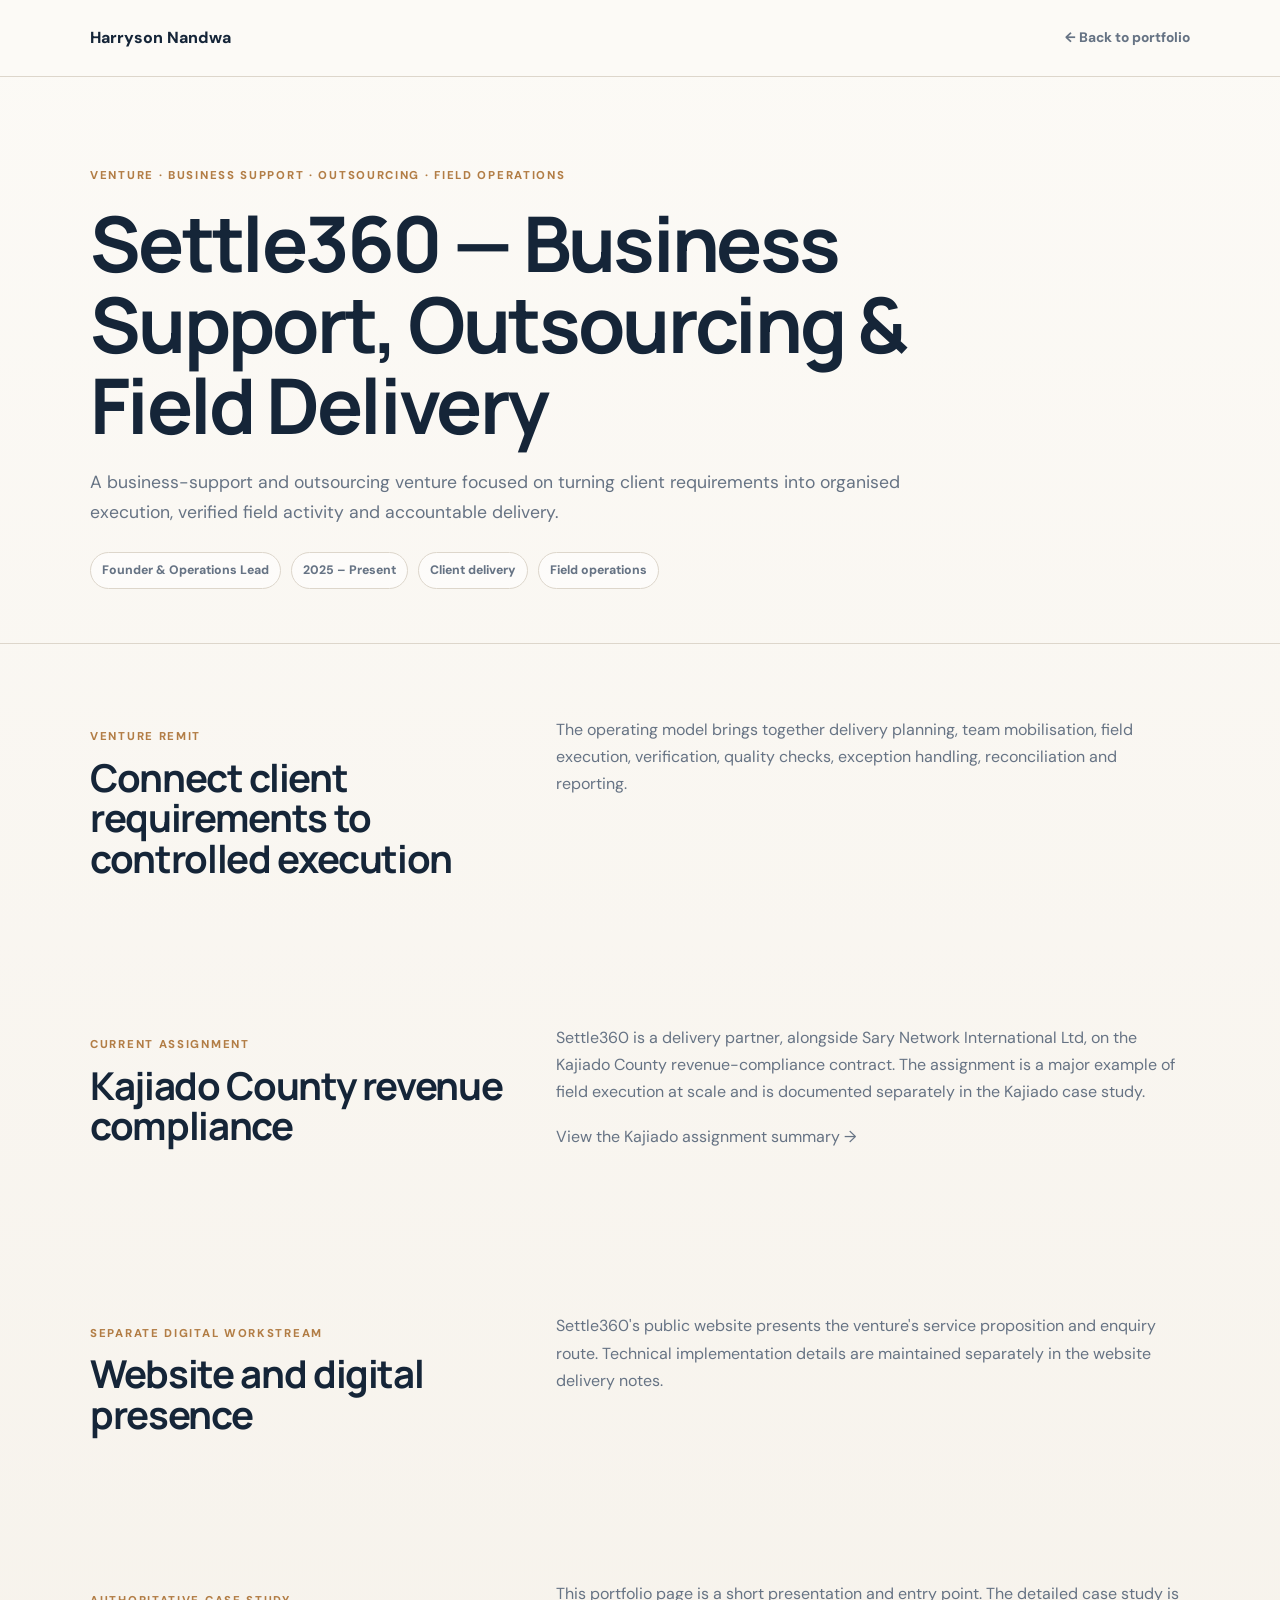
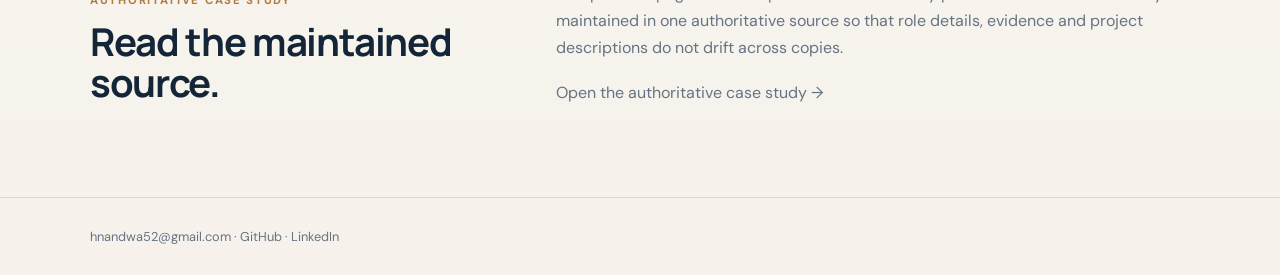
<file: projects/settle360.html>
<!DOCTYPE html>
<html lang="en"><head><meta charset="UTF-8"><meta name="viewport" content="width=device-width, initial-scale=1.0"><title>Settle360 — Business Support, Outsourcing & Field Delivery | Harryson Nandwa</title><meta name="description" content="Settle360 is a business-support and outsourcing venture focused on client delivery, team mobilisation, field execution, verification, reporting, reconciliation and delivery controls."><meta property="og:title" content="Settle360 — Business Support, Outsourcing & Field Delivery | Harryson Nandwa"><meta property="og:description" content="Settle360 is a business-support and outsourcing venture focused on client delivery, team mobilisation, field execution, verification, reporting, reconciliation and delivery controls."><meta property="og:type" content="article"><link rel="canonical" href="https://github.com/Nandwa254/Nandwa254/blob/main/projects/settle360-operations.md"><link rel="icon" href="../favicon.svg" type="image/svg+xml"><link rel="preconnect" href="https://fonts.googleapis.com"><link rel="preconnect" href="https://fonts.gstatic.com" crossorigin><link href="https://fonts.googleapis.com/css2?family=DM+Sans:wght@400;500;600;700;800&family=Manrope:wght@600;700;800&display=swap" rel="stylesheet"><link rel="stylesheet" href="../project.css"></head><body><header class="top"><div class="container bar"><a class="brand" href="../index.html">Harryson Nandwa</a><a class="back" href="../index.html#work">← Back to portfolio</a></div></header><main><section class="hero"><div class="container"><p class="eyebrow">VENTURE · BUSINESS SUPPORT · OUTSOURCING · FIELD OPERATIONS</p><h1>Settle360 — Business Support, Outsourcing & Field Delivery</h1><p class="lead">A business-support and outsourcing venture focused on turning client requirements into organised execution, verified field activity and accountable delivery.</p><div class="meta"><span>Founder & Operations Lead</span><span>2025 – Present</span><span>Client delivery</span><span>Field operations</span></div></div></section><section class="section"><div class="container grid2"><div><p class="label">Venture remit</p><h2>Connect client requirements to controlled execution</h2></div><div class="prose"><p>The operating model brings together delivery planning, team mobilisation, field execution, verification, quality checks, exception handling, reconciliation and reporting.</p></div></div></section>
<section class="section"><div class="container grid2"><div><p class="label">Current assignment</p><h2>Kajiado County revenue compliance</h2></div><div class="prose"><p>Settle360 is a delivery partner, alongside Sary Network International Ltd, on the Kajiado County revenue-compliance contract. The assignment is a major example of field execution at scale and is documented separately in the Kajiado case study.</p><p><a href='kajiado-revenue-operations.html'>View the Kajiado assignment summary →</a></p></div></div></section>
<section class="section"><div class="container grid2"><div><p class="label">Separate digital workstream</p><h2>Website and digital presence</h2></div><div class="prose"><p>Settle360's public website presents the venture's service proposition and enquiry route. Technical implementation details are maintained separately in the <a href='https://github.com/Nandwa254/Nandwa254/blob/main/projects/settle360-website.md' target='_blank' rel='noreferrer'>website delivery notes</a>.</p></div></div></section><section class="section section-alt"><div class="container grid2"><div><p class="label">Authoritative case study</p><h2>Read the maintained source.</h2></div><div class="prose"><p>This portfolio page is a short presentation and entry point. The detailed case study is maintained in one authoritative source so that role details, evidence and project descriptions do not drift across copies.</p><p><a href="https://github.com/Nandwa254/Nandwa254/blob/main/projects/settle360-operations.md" target="_blank" rel="noreferrer">Open the authoritative case study →</a></p></div></div></section></main><footer class="footer"><div class="container"><a href="mailto:hnandwa52@gmail.com">hnandwa52@gmail.com</a> · <a href="https://github.com/Nandwa254" target="_blank" rel="noreferrer">GitHub</a> · <a href="https://www.linkedin.com/in/nandwaharryson/" target="_blank" rel="noreferrer">LinkedIn</a></div></footer></body></html>
</file>
<file: style.css>
:root {
  --navy: #0d2035;
  --navy-2: #17314e;
  --ink: #17263a;
  --muted: #687486;
  --paper: #f5f1e9;
  --paper-2: #fbf9f5;
  --white: #ffffff;
  --line: #d9d2c6;
  --line-soft: #e9e3da;
  --accent: #ae7840;
  --accent-soft: #d9b989;
  --max: 1160px;
  --shadow: 0 22px 52px rgba(13, 32, 53, .09);
  --shadow-sm: 0 10px 28px rgba(13, 32, 53, .06);
}

* { box-sizing: border-box; }

html {
  scroll-behavior: smooth;
  scroll-padding-top: 92px;
}

body {
  margin: 0;
  color: var(--ink);
  background:
    radial-gradient(circle at 82% 0%, rgba(174,120,64,.055), transparent 24%),
    linear-gradient(180deg, var(--paper-2), var(--paper));
  font-family: "DM Sans", Arial, sans-serif;
  line-height: 1.62;
}

body::selection {
  background: var(--navy);
  color: #fff;
}

a { color: inherit; text-decoration: none; }
img { display: block; max-width: 100%; }
button, a { -webkit-tap-highlight-color: transparent; }

.container {
  width: min(calc(100% - 40px), var(--max));
  margin: 0 auto;
}

.site-header {
  position: sticky;
  top: 0;
  z-index: 50;
  background: rgba(251,249,245,.88);
  border-bottom: 1px solid rgba(217,210,198,.82);
  backdrop-filter: blur(16px);
}

.nav-wrap {
  min-height: 74px;
  display: grid;
  grid-template-columns: 1fr auto;
  gap: 28px;
  align-items: center;
}

.brand {
  display: inline-flex;
  align-items: center;
  gap: 11px;
  width: fit-content;
}

.brand-mark {
  width: 38px;
  height: 38px;
  border-radius: 11px;
  display: grid;
  place-items: center;
  background: var(--navy);
  color: #fff;
  font-family: Manrope, Arial, sans-serif;
  font-size: .76rem;
  font-weight: 800;
  letter-spacing: .04em;
  box-shadow: 0 8px 20px rgba(13,32,53,.14);
}

.brand strong {
  display: block;
  font-family: Manrope, Arial, sans-serif;
  font-size: .94rem;
  letter-spacing: -.01em;
}

.brand small {
  display: block;
  margin-top: 1px;
  color: var(--muted);
  font-size: .69rem;
}

.site-nav {
  display: flex;
  flex-wrap: wrap;
  justify-content: flex-end;
  gap: 7px 20px;
}

.site-nav a {
  position: relative;
  padding: 7px 0;
  color: var(--muted);
  font-size: .82rem;
  font-weight: 700;
}

.site-nav a::after {
  content: "";
  position: absolute;
  left: 0;
  right: 100%;
  bottom: 1px;
  height: 1px;
  background: var(--accent);
  transition: right .18s ease;
}

.site-nav a:hover {
  color: var(--navy);
}

.site-nav a:hover::after {
  right: 0;
}

/* HERO */
.hero {
  padding: 62px 0 34px;
}

.hero-grid {
  display: grid;
  grid-template-columns: minmax(0, 1.12fr) minmax(310px, .88fr);
  gap: 54px;
  align-items: center;
}

.eyebrow,
.section-label,
.work-type,
.work-year,
.caption-label,
.mini-label {
  text-transform: uppercase;
  letter-spacing: .13em;
  font-size: .68rem;
  font-weight: 800;
}

.eyebrow,
.section-label,
.caption-label,
.mini-label {
  color: var(--accent);
}

h1,
h2,
h3 {
  margin: 0;
  font-family: Manrope, Arial, sans-serif;
  letter-spacing: -.04em;
  line-height: 1.05;
}

h1 {
  max-width: 790px;
  margin-top: 13px;
  font-size: clamp(3rem, 5.3vw, 5.15rem);
}

h2 {
  max-width: 760px;
  font-size: clamp(2rem, 3.5vw, 3.1rem);
}

h3 {
  font-size: 1.1rem;
}

.hero-lead {
  max-width: 700px;
  margin: 20px 0 0;
  color: var(--muted);
  font-size: 1.05rem;
}

.hero-actions {
  display: flex;
  flex-wrap: wrap;
  align-items: center;
  gap: 10px 14px;
  margin-top: 25px;
}

.btn {
  min-height: 46px;
  padding: 0 18px;
  border-radius: 999px;
  display: inline-flex;
  align-items: center;
  justify-content: center;
  border: 1px solid transparent;
  font-size: .84rem;
  font-weight: 800;
  transition: transform .18s ease, box-shadow .18s ease, border-color .18s ease, background .18s ease;
}

.btn:hover {
  transform: translateY(-1px);
}

.btn-primary {
  background: var(--navy);
  color: #fff;
  box-shadow: 0 10px 22px rgba(13,32,53,.14);
}

.btn-primary:hover {
  background: var(--navy-2);
  box-shadow: 0 14px 28px rgba(13,32,53,.18);
}

.btn-secondary {
  background: rgba(255,255,255,.68);
  border-color: var(--line);
}

.btn-secondary:hover {
  border-color: #c5bcae;
}

.text-link {
  color: var(--navy);
  text-decoration: underline;
  text-decoration-color: var(--accent-soft);
  text-decoration-thickness: 1px;
  text-underline-offset: 5px;
  font-size: .84rem;
  font-weight: 800;
}

.hero-tags {
  display: flex;
  flex-wrap: wrap;
  gap: 7px;
  margin-top: 21px;
}

.hero-tags span {
  padding: 7px 10px;
  border: 1px solid var(--line);
  background: rgba(255,255,255,.45);
  border-radius: 999px;
  color: var(--muted);
  font-size: .72rem;
  font-weight: 700;
}

/* HERO VISUAL */
.hero-visual {
  display: flex;
  justify-content: flex-end;
}

.portrait-card {
  width: min(400px, 100%);
  min-height: 472px;
  position: relative;
  overflow: hidden;
  border: 1px solid #223b55;
  border-radius: 28px;
  background: var(--navy);
  box-shadow: var(--shadow);
}

.portrait-grid {
  position: absolute;
  inset: 0;
  background:
    linear-gradient(rgba(255,255,255,.045) 1px, transparent 1px),
    linear-gradient(90deg, rgba(255,255,255,.045) 1px, transparent 1px);
  background-size: 25px 25px;
}

.portrait-grid::after {
  content: "";
  position: absolute;
  inset: 12%;
  border-radius: 50%;
  background: radial-gradient(circle, rgba(174,120,64,.34), transparent 62%);
}

.portrait-frame {
  position: absolute;
  left: 28px;
  right: 28px;
  top: 24px;
  bottom: 112px;
  display: flex;
  align-items: flex-end;
  justify-content: center;
  border-radius: 22px;
  overflow: hidden;
  background: rgba(255,255,255,.045);
  border: 1px solid rgba(255,255,255,.07);
}

.portrait-frame img {
  width: 94%;
  max-height: 100%;
  object-fit: contain;
  filter: drop-shadow(0 17px 25px rgba(0,0,0,.25));
}

.portrait-caption {
  position: absolute;
  left: 0;
  right: 0;
  bottom: 0;
  padding: 18px 21px 20px;
  color: #fff;
  background: rgba(13,32,53,.96);
  border-top: 1px solid rgba(255,255,255,.08);
}

.portrait-caption strong {
  display: block;
  margin: 4px 0 2px;
  font-size: .94rem;
}

.portrait-caption span:last-child {
  display: block;
  color: rgba(255,255,255,.69);
  font-size: .76rem;
  line-height: 1.5;
}

/* PROOF STRIP */
.proof-strip {
  padding: 6px 0 0;
}

.proof-grid {
  display: grid;
  grid-template-columns: repeat(4, 1fr);
  border-top: 1px solid var(--line);
  border-bottom: 1px solid var(--line);
}

.proof-grid article {
  min-height: 118px;
  padding: 19px 19px 21px;
}

.proof-grid article + article {
  border-left: 1px solid var(--line-soft);
}

.proof-grid strong {
  display: block;
  color: var(--navy);
  font-family: Manrope, Arial, sans-serif;
  font-size: 1.63rem;
  letter-spacing: -.04em;
}

.proof-grid span {
  display: block;
  margin-top: 5px;
  color: var(--muted);
  font-size: .75rem;
  line-height: 1.5;
}

/* GENERIC SECTIONS */
.section {
  padding: 68px 0;
}

.section-alt {
  background: rgba(255,255,255,.4);
  border-top: 1px solid var(--line);
  border-bottom: 1px solid var(--line);
}

.two-column,
.capabilities-layout,
.split-callout,
.contact-grid {
  display: grid;
  grid-template-columns: .88fr 1.12fr;
  gap: 46px;
  align-items: start;
}

.prose {
  max-width: 760px;
  color: var(--muted);
  font-size: .96rem;
}

.prose p {
  margin: 0 0 15px;
}

.prose p:last-child {
  margin-bottom: 0;
}

.section-heading {
  display: grid;
  grid-template-columns: 1fr auto;
  gap: 28px;
  align-items: end;
  margin-bottom: 27px;
}

.section-heading-stack {
  grid-template-columns: 1fr;
  gap: 8px;
}

.section-note {
  max-width: 330px;
  margin: 0;
  color: var(--muted);
  font-size: .8rem;
  line-height: 1.55;
}

/* WORK */
.work-grid {
  display: grid;
  grid-template-columns: repeat(2, minmax(0, 1fr));
  gap: 13px;
}

.work-card {
  min-height: 230px;
  padding: 22px;
  display: flex;
  flex-direction: column;
  position: relative;
  overflow: hidden;
  border: 1px solid var(--line);
  border-radius: 20px;
  background: rgba(255,255,255,.78);
  box-shadow: 0 8px 22px rgba(13,32,53,.025);
  transition: transform .18s ease, box-shadow .18s ease, border-color .18s ease;
}

.work-card::before {
  content: "";
  position: absolute;
  left: 0;
  right: 0;
  top: 0;
  height: 2px;
  background: linear-gradient(90deg, var(--accent), transparent 75%);
  opacity: 0;
  transition: opacity .18s ease;
}

.work-card:hover {
  transform: translateY(-2px);
  border-color: #cbc1b3;
  box-shadow: var(--shadow-sm);
}

.work-card:hover::before {
  opacity: 1;
}

.work-card.featured {
  grid-column: span 2;
  min-height: 248px;
  background: linear-gradient(145deg, var(--navy), #142b45);
  border-color: var(--navy);
  color: #fff;
}

.work-top {
  display: flex;
  justify-content: space-between;
  gap: 12px;
  align-items: center;
}

.work-type { color: var(--accent); }
.featured .work-type { color: var(--accent-soft); }
.work-year,
.external {
  color: var(--muted);
  font-size: .68rem;
  font-weight: 800;
}
.featured .work-year { color: rgba(255,255,255,.57); }

.work-card h3 {
  margin-top: 28px;
  font-size: 1.3rem;
}

.work-card p {
  margin: 9px 0 0;
  max-width: 760px;
  color: var(--muted);
  font-size: .9rem;
  line-height: 1.6;
}

.featured p {
  color: rgba(255,255,255,.71);
  max-width: 820px;
}

.work-meta {
  margin-top: auto;
  padding-top: 19px;
  display: flex;
  flex-wrap: wrap;
  gap: 7px 17px;
  color: var(--muted);
  font-size: .69rem;
  font-weight: 800;
}

.featured .work-meta {
  color: rgba(255,255,255,.58);
}

/* APPROACH */
.callout-main {
  padding-right: 15px;
}

.callout-main p:last-child {
  max-width: 660px;
  margin: 17px 0 0;
  color: var(--muted);
  font-size: .95rem;
}

.principles {
  border-top: 1px solid var(--line);
}

.principles > div {
  display: grid;
  grid-template-columns: 40px 1fr;
  gap: 12px;
  padding: 14px 0;
  border-bottom: 1px solid var(--line-soft);
}

.principles strong {
  color: var(--accent);
  font-size: .7rem;
  letter-spacing: .06em;
}

.principles span {
  color: var(--muted);
  font-size: .86rem;
}

/* EXPERIENCE */
.timeline {
  border-top: 1px solid var(--line);
}

.timeline-row {
  display: grid;
  grid-template-columns: 145px minmax(0, 1fr);
  gap: 28px;
  padding: 21px 0;
  border-bottom: 1px solid var(--line-soft);
}

.timeline-date {
  color: var(--navy);
  font-size: .78rem;
  font-weight: 800;
  line-height: 1.4;
}

.timeline-row h3 {
  font-size: 1.02rem;
}

.timeline-row p {
  margin: 6px 0 0;
  color: var(--muted);
  font-size: .88rem;
  line-height: 1.58;
}

/* CAPABILITIES */
.capabilities-grid {
  display: grid;
  grid-template-columns: repeat(2, minmax(0, 1fr));
  gap: 21px 27px;
}

.capabilities-grid > div {
  padding-top: 14px;
  border-top: 1px solid var(--line);
}

.capabilities-grid h3 {
  font-size: 1rem;
}

.capabilities-grid p {
  margin: 6px 0 0;
  color: var(--muted);
  font-size: .86rem;
  line-height: 1.55;
}

.education-row {
  display: grid;
  grid-template-columns: repeat(3, 1fr);
  gap: 16px;
  margin-top: 44px;
  padding-top: 20px;
  border-top: 1px solid var(--line);
}

.education-row > div {
  display: flex;
  flex-direction: column;
  gap: 2px;
}

.education-row strong {
  font-size: .85rem;
}

.education-row span:last-child {
  color: var(--muted);
  font-size: .73rem;
  line-height: 1.45;
}

/* CONTACT */
.contact-section {
  padding-bottom: 78px;
}

.contact-copy {
  margin-top: 16px;
}

.contact-links {
  display: grid;
  border-top: 1px solid var(--line);
}

.contact-links a {
  display: grid;
  grid-template-columns: 70px 1fr;
  gap: 16px;
  padding: 13px 0;
  border-bottom: 1px solid var(--line-soft);
  font-size: .86rem;
  font-weight: 800;
  transition: padding-left .18s ease, color .18s ease;
}

.contact-links a:hover {
  padding-left: 5px;
  color: var(--navy);
}

.contact-links span {
  color: var(--accent);
  text-transform: uppercase;
  letter-spacing: .12em;
  font-size: .63rem;
}

/* FOOTER */
.site-footer {
  border-top: 1px solid var(--line);
}

.footer-wrap {
  min-height: 64px;
  display: flex;
  justify-content: space-between;
  align-items: center;
  gap: 20px;
  color: var(--muted);
  font-size: .7rem;
}

/* RESPONSIVE */
@media (max-width: 1000px) {
  .hero-grid,
  .two-column,
  .capabilities-layout,
  .split-callout,
  .contact-grid {
    grid-template-columns: 1fr;
  }

  .hero-visual {
    justify-content: flex-start;
  }

  .section-heading {
    grid-template-columns: 1fr;
  }

  .section-note {
    max-width: 700px;
  }

  .callout-main {
    padding-right: 0;
  }
}

@media (max-width: 820px) {
  .nav-wrap {
    grid-template-columns: 1fr;
    gap: 7px;
    padding: 11px 0;
  }

  .site-nav {
    justify-content: flex-start;
    gap: 6px 16px;
  }

  .proof-grid {
    grid-template-columns: repeat(2, 1fr);
  }

  .proof-grid article:nth-child(3),
  .proof-grid article:nth-child(4) {
    border-top: 1px solid var(--line-soft);
  }

  .proof-grid article:nth-child(3) {
    border-left: 0;
  }

  .work-grid {
    grid-template-columns: 1fr;
  }

  .work-card.featured {
    grid-column: auto;
  }

  .capabilities-grid,
  .education-row {
    grid-template-columns: 1fr;
  }
}

@media (max-width: 560px) {
  .container {
    width: min(calc(100% - 28px), var(--max));
  }

  .hero {
    padding-top: 43px;
  }

  h1 {
    font-size: clamp(2.7rem, 13.5vw, 4rem);
  }

  .hero-lead {
    font-size: .98rem;
  }

  .hero-actions {
    align-items: stretch;
  }

  .hero-actions .btn {
    width: 100%;
  }

  .portrait-card {
    min-height: 420px;
  }

  .portrait-frame {
    left: 20px;
    right: 20px;
    top: 18px;
    bottom: 104px;
  }

  .proof-grid {
    grid-template-columns: 1fr;
  }

  .proof-grid article + article {
    border-left: 0;
    border-top: 1px solid var(--line-soft);
  }

  .work-card,
  .work-card.featured {
    min-height: 214px;
  }

  .timeline-row {
    grid-template-columns: 1fr;
    gap: 6px;
    padding: 18px 0;
  }

  .contact-links a {
    grid-template-columns: 1fr;
    gap: 4px;
  }

  .footer-wrap {
    min-height: 70px;
    flex-direction: column;
    justify-content: center;
    align-items: flex-start;
    gap: 4px;
  }
}
</file>
<file: project.css>
:root{--navy:#0f2238;--ink:#152538;--muted:#667384;--paper:#f6f2eb;--white:#fff;--line:#ddd6cb;--accent:#b27d45;--max:1100px}
*{box-sizing:border-box}html{scroll-behavior:smooth}body{margin:0;background:linear-gradient(180deg,#fcfaf6,#f6f2eb);color:var(--ink);font-family:"DM Sans",Arial,sans-serif;line-height:1.7}a{color:inherit;text-decoration:none}.container{width:min(calc(100% - 42px),var(--max));margin:auto}
.top{border-bottom:1px solid var(--line);background:rgba(252,250,246,.92);backdrop-filter:blur(16px);position:sticky;top:0;z-index:10}.bar{min-height:76px;display:flex;justify-content:space-between;align-items:center;gap:24px}.brand{font-weight:800}.back{font-size:.86rem;font-weight:800;color:var(--muted)}.back:hover{color:var(--navy)}
.hero{padding:78px 0 54px;border-bottom:1px solid var(--line)}.eyebrow,.label{font-size:.71rem;text-transform:uppercase;letter-spacing:.15em;font-weight:800;color:var(--accent)}
h1,h2,h3{font-family:Manrope,Arial,sans-serif;letter-spacing:-.035em;line-height:1.06;margin:0}h1{font-size:clamp(2.7rem,6vw,5rem);max-width:900px;margin-top:16px}h2{font-size:clamp(1.8rem,3vw,2.8rem)}h3{font-size:1.12rem}
.lead{max-width:820px;color:var(--muted);font-size:1.1rem;margin:22px 0 0}.meta{display:flex;flex-wrap:wrap;gap:10px;margin-top:24px}.meta span{padding:7px 11px;border:1px solid var(--line);border-radius:999px;color:var(--muted);font-size:.77rem;font-weight:800;background:rgba(255,255,255,.6)}
.section{padding:72px 0}.grid2{display:grid;grid-template-columns:.8fr 1.2fr;gap:44px}.prose{max-width:760px}.prose p{color:var(--muted);margin:0 0 18px}.cards{display:grid;grid-template-columns:repeat(2,1fr);gap:16px}.card{padding:24px;border:1px solid var(--line);border-radius:20px;background:rgba(255,255,255,.72)}.card p{margin:8px 0 0;color:var(--muted);font-size:.92rem}
.flow{border-top:1px solid var(--line);border-bottom:1px solid var(--line);padding:24px 0;display:grid;grid-template-columns:repeat(5,1fr);gap:0}.flow div{padding:10px 16px}.flow div+div{border-left:1px solid var(--line)}.flow strong{display:block;font-size:.75rem;color:var(--accent);margin-bottom:4px}.flow span{font-size:.84rem;color:var(--muted)}
.callout{background:var(--navy);color:#fff;border-radius:24px;padding:30px}.callout p{color:rgba(255,255,255,.72)}.callout .label{color:#dcb889}
.footer{border-top:1px solid var(--line);padding:28px 0;color:var(--muted);font-size:.8rem}
@media(max-width:780px){.bar{min-height:68px}.grid2{grid-template-columns:1fr}.cards{grid-template-columns:1fr}.flow{grid-template-columns:1fr}.flow div+div{border-left:0;border-top:1px solid var(--line)}}
</file>
